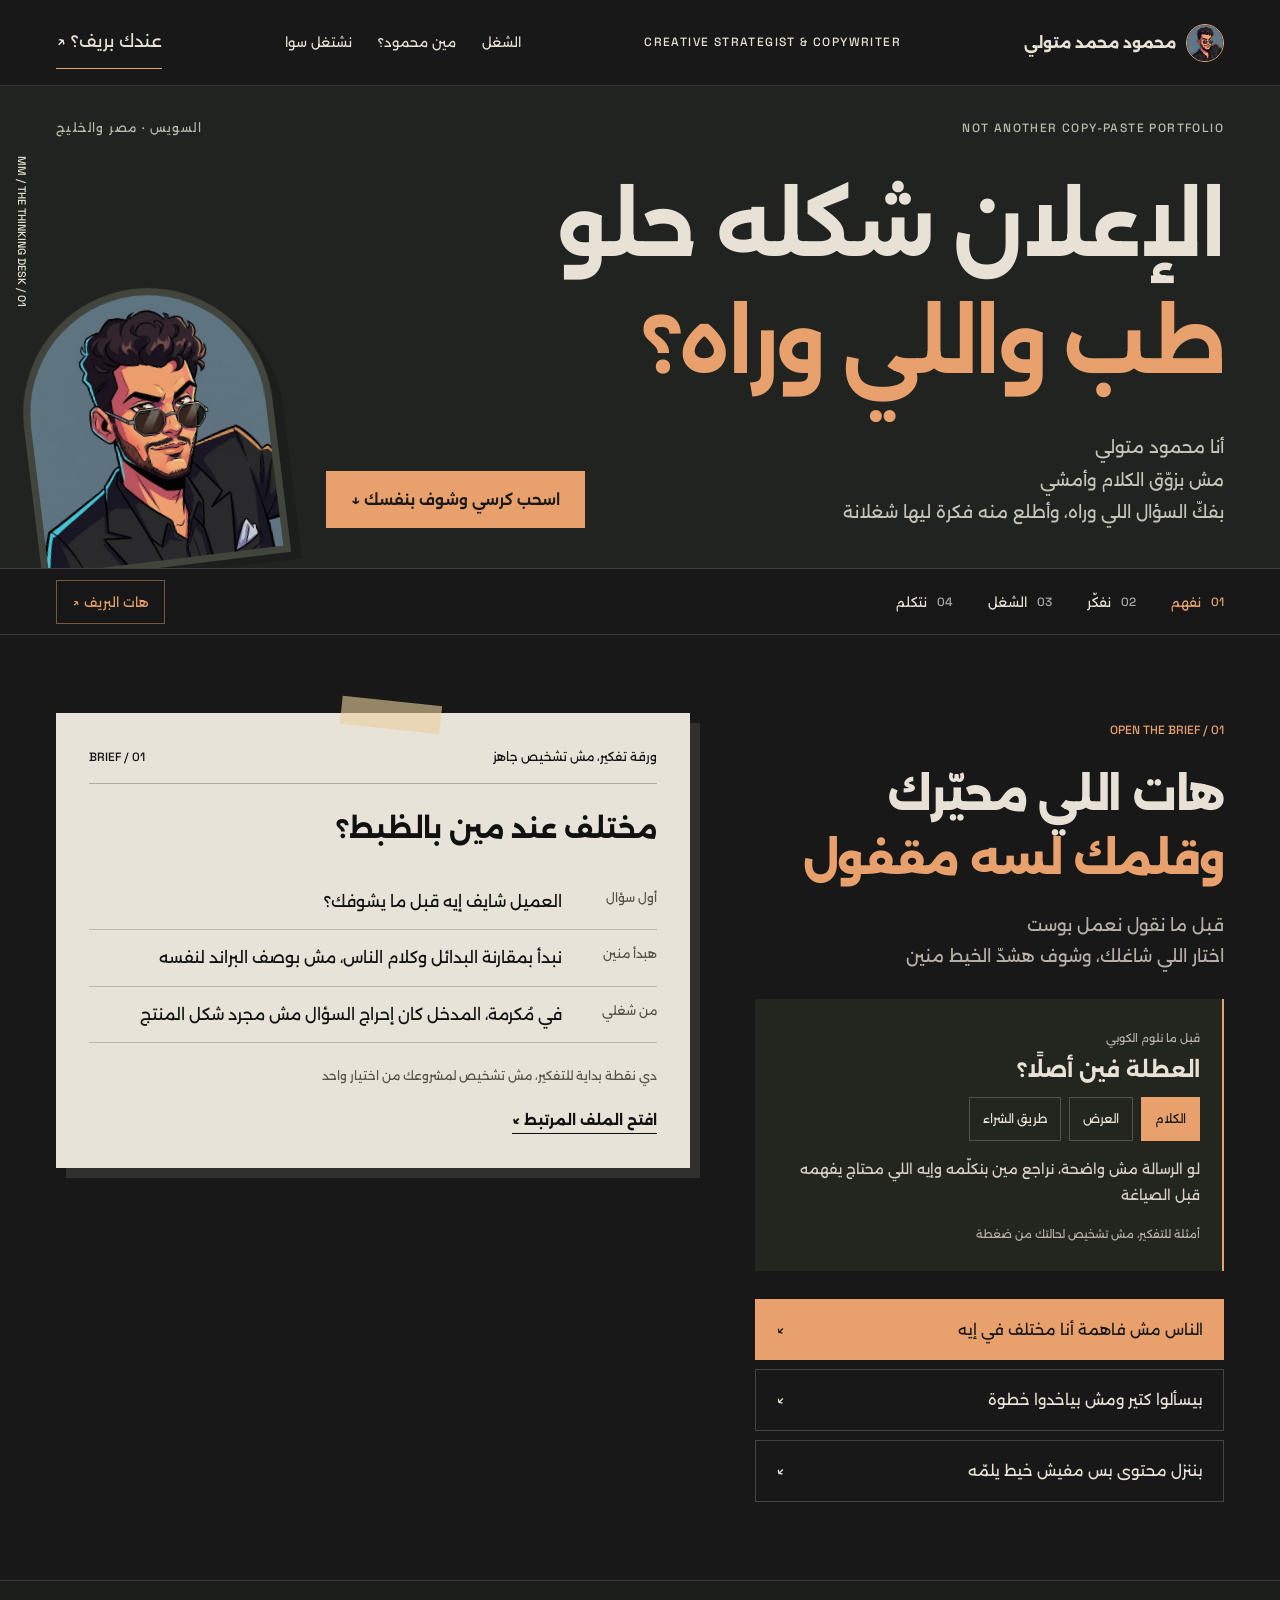
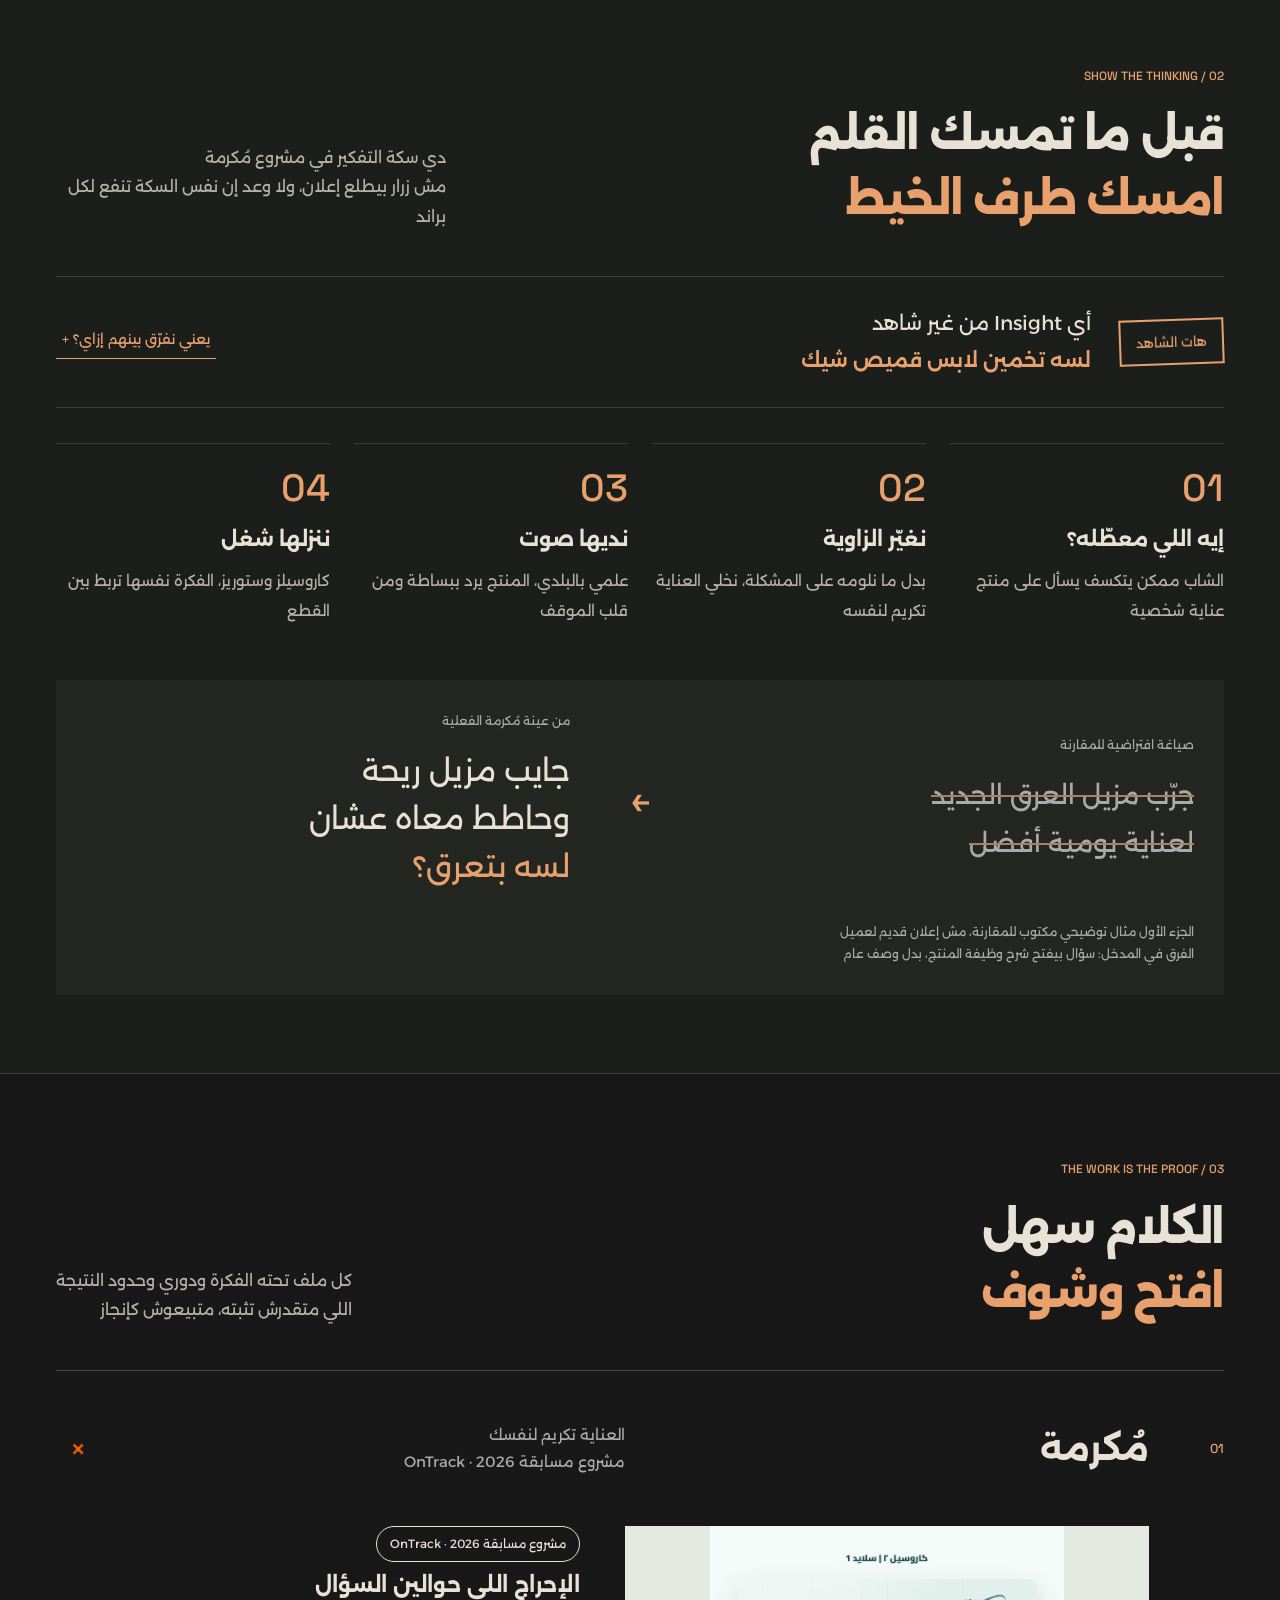
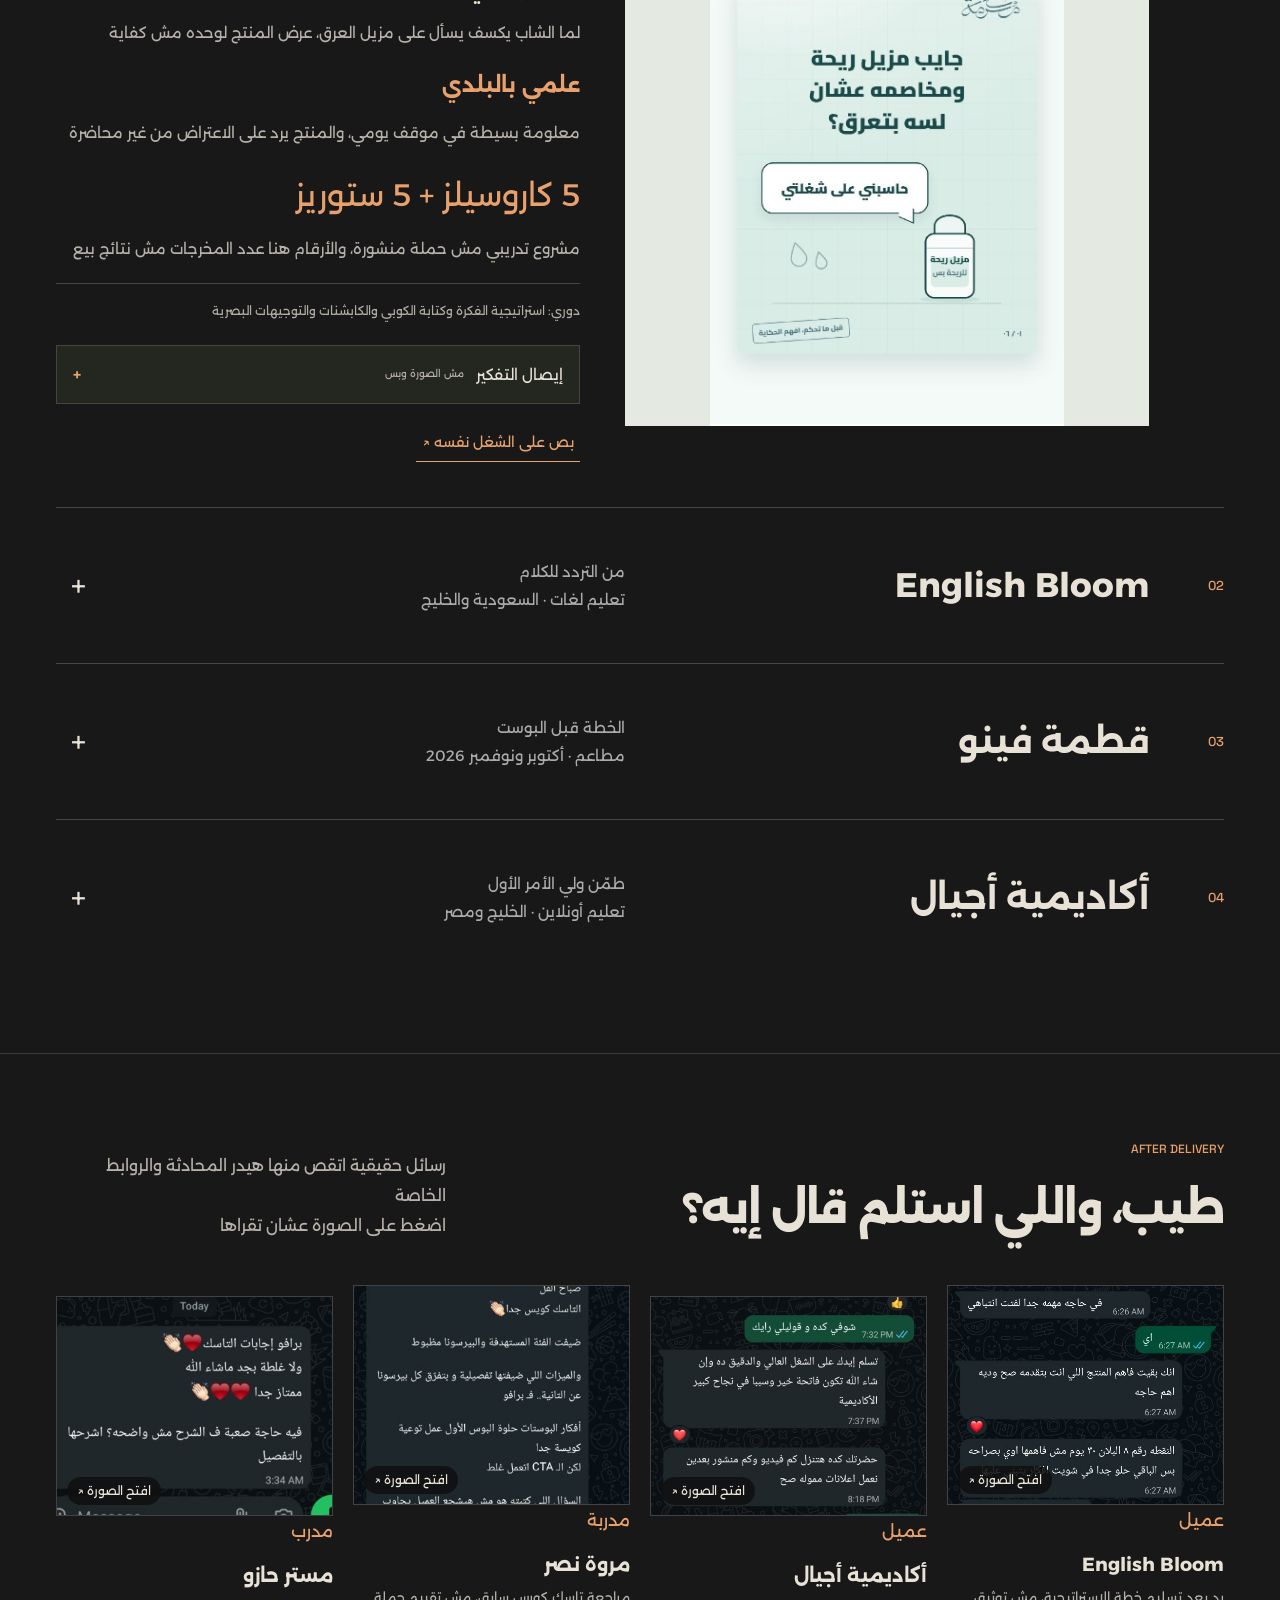
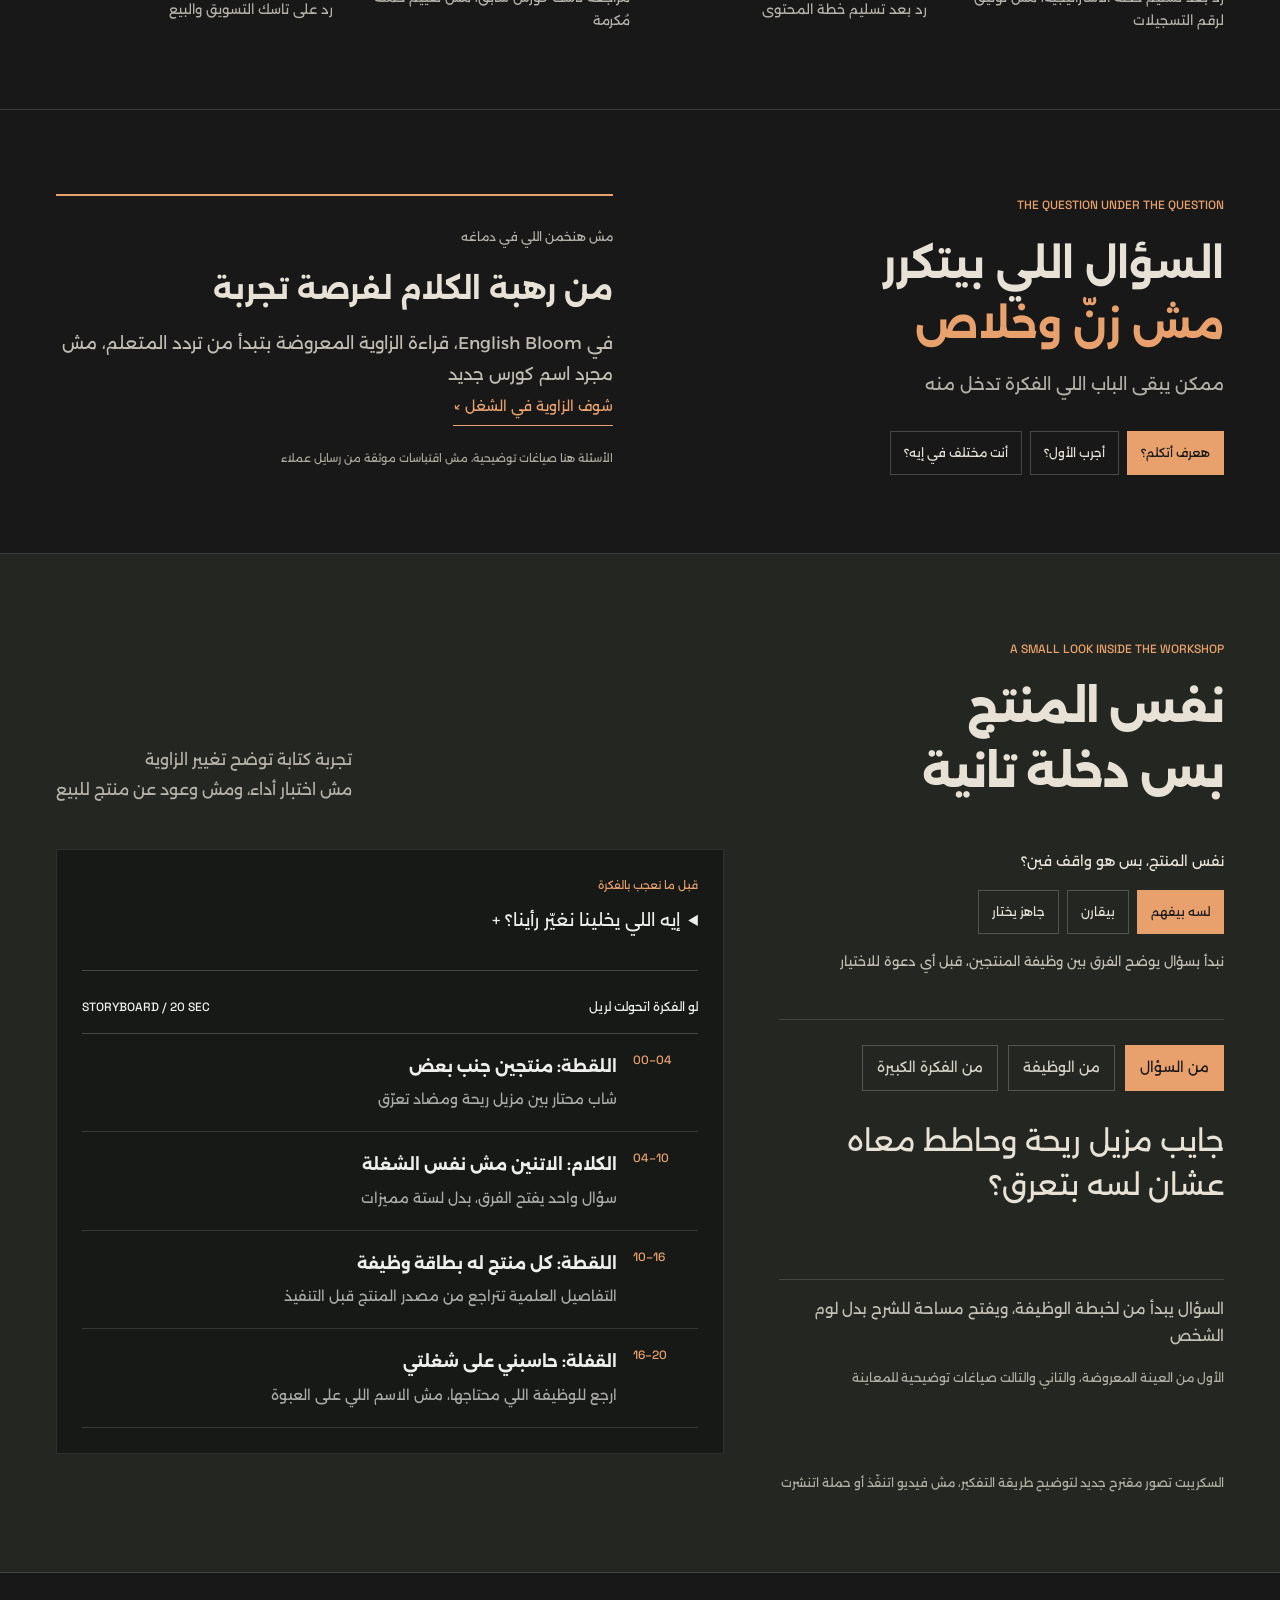
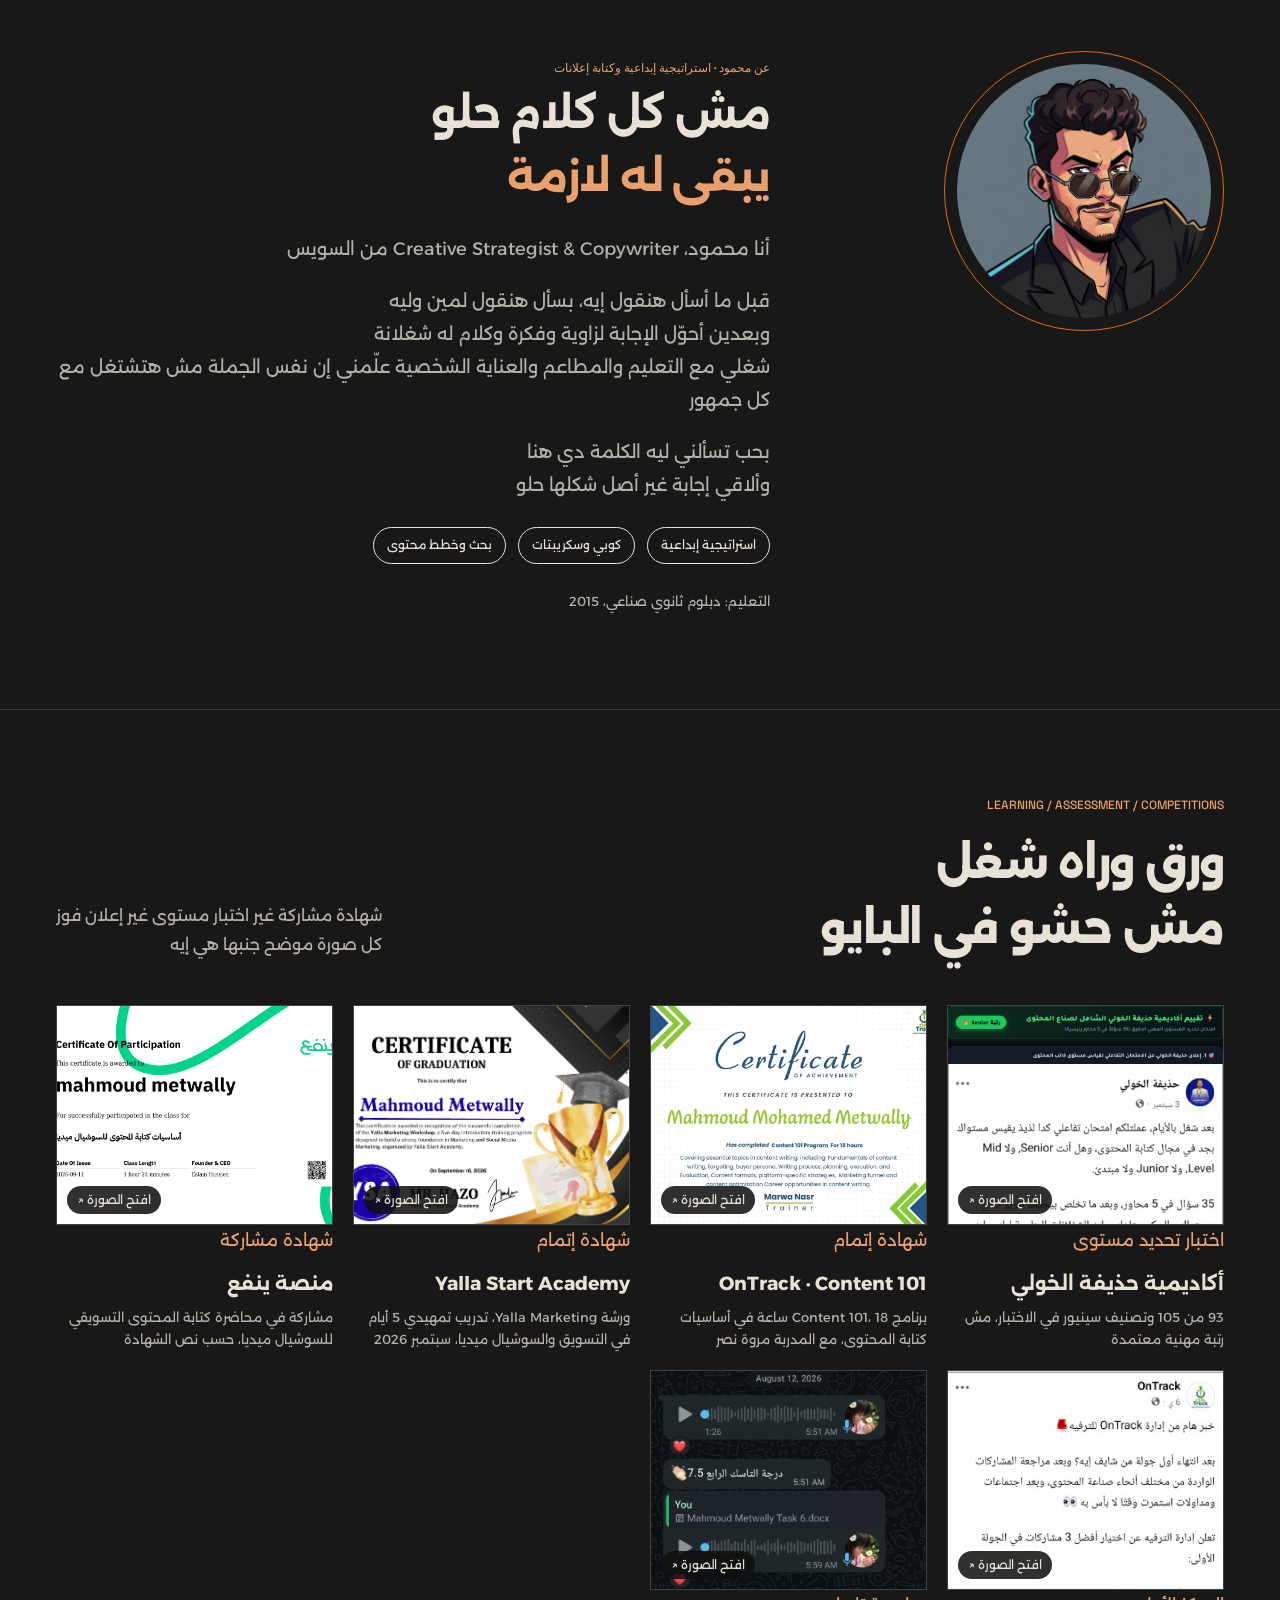
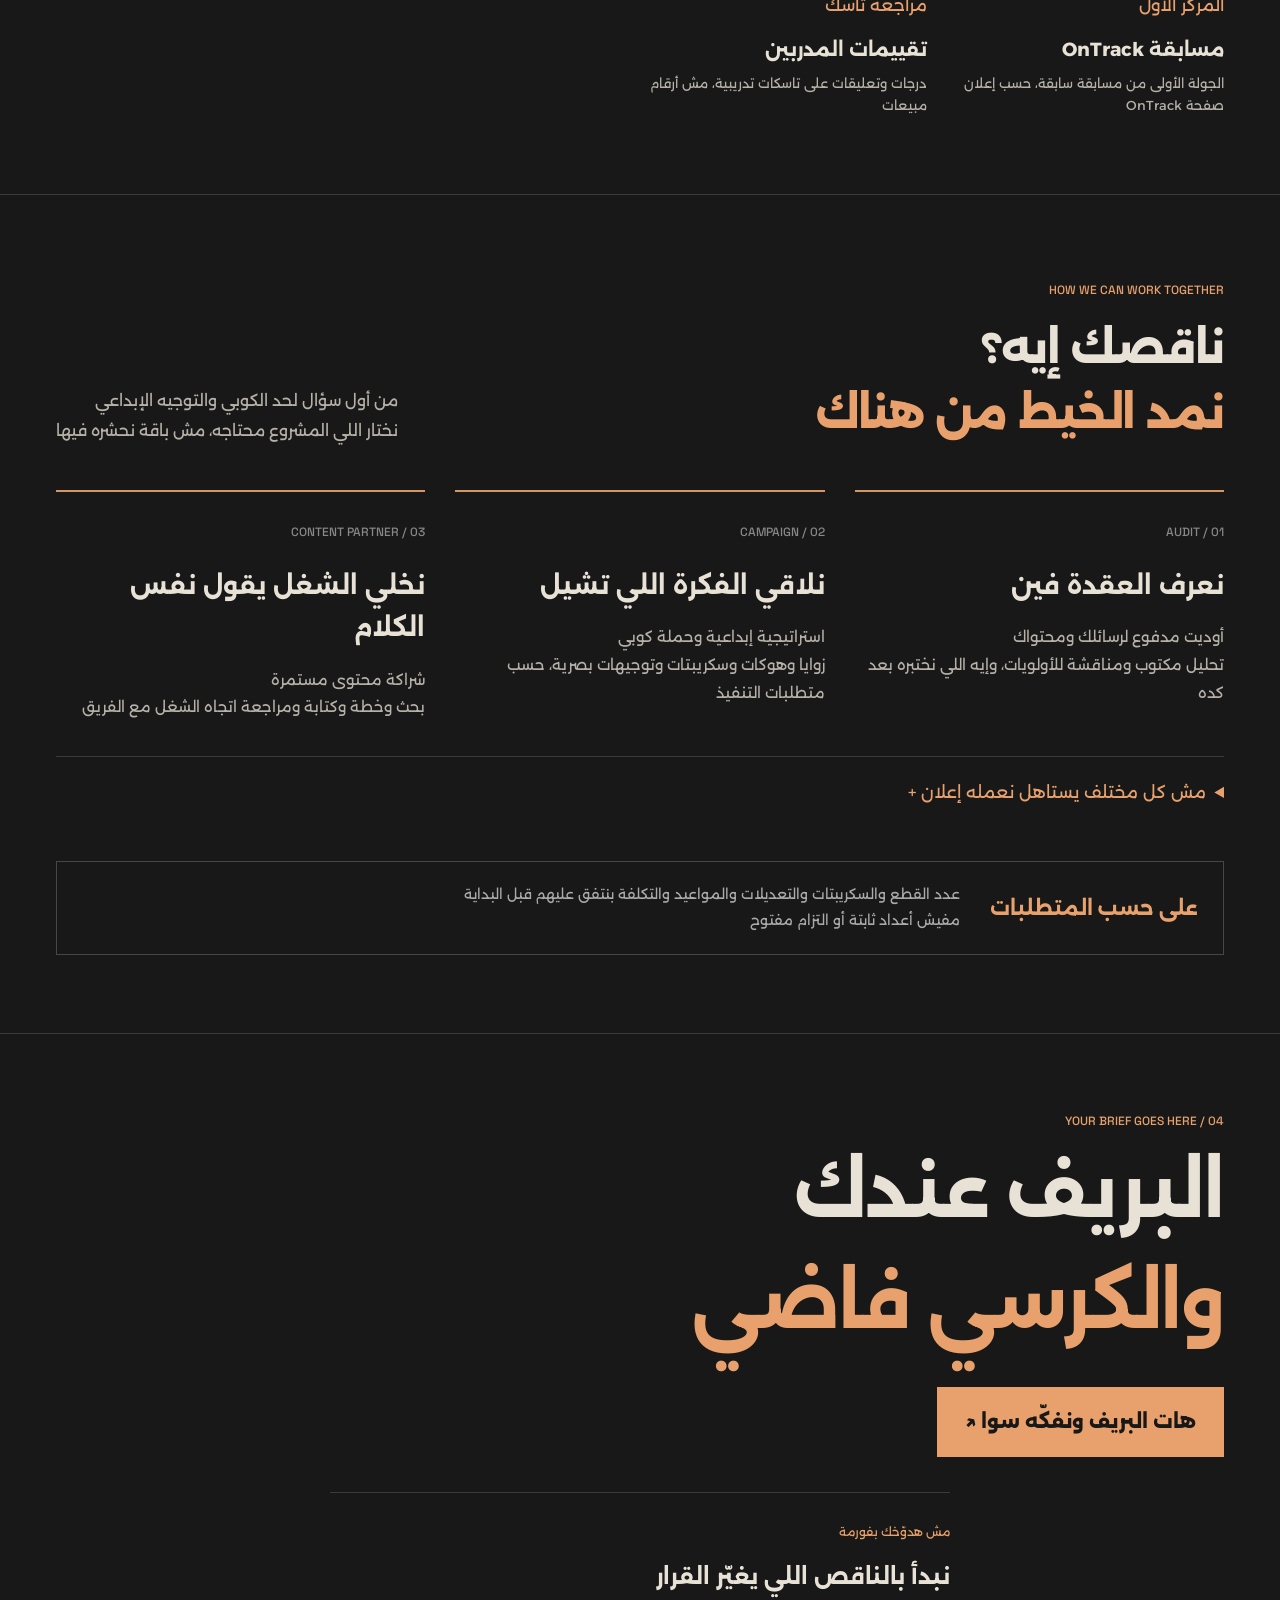
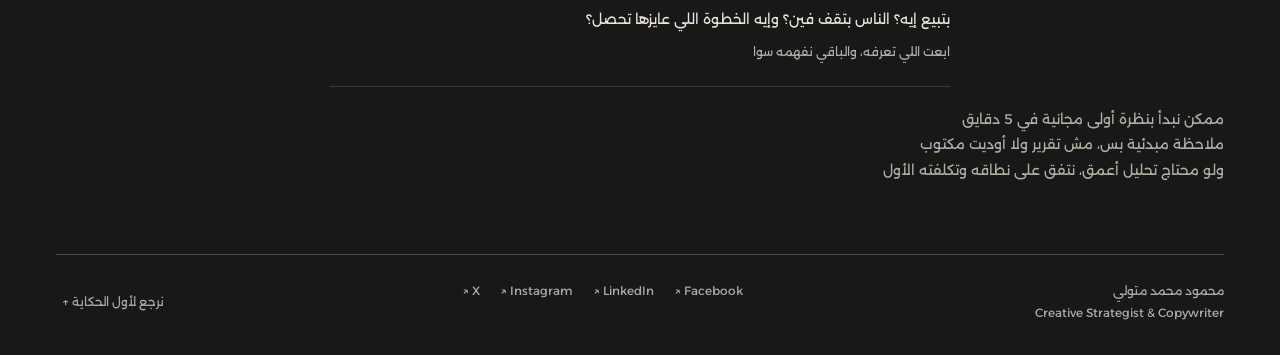
<file: index.html>
<!doctype html><html lang="ar" dir="rtl"><head><meta charset="UTF-8"><meta name="viewport" content="width=device-width,initial-scale=1"><meta name="theme-color" content="#ff6500"><title>محمود متولي | استراتيجية إبداعية وكتابة إعلانات ومحتوى</title><meta name="description" content="بورتفوليو محمود متولي، Creative Strategist & Copywriter من السويس لمشاريع مصر والخليج، بحث جمهور واستراتيجية إبداعية وكتابة إعلانات وسكريبتات وخطط محتوى مع نماذج شغل حقيقية"><meta name="robots" content="index,follow,max-image-preview:large"><meta name="author" content="محمود متولي"><link rel="canonical" href="https://mahmoudmetwally97.github.io/protoflio/"><meta property="og:type" content="profile"><meta property="og:locale" content="ar_EG"><meta property="og:title" content="محمود متولي | Creative Strategist & Copywriter"><meta property="og:description" content="مش معرض صور، شوف الفكرة بدأت منين واتحوّلت لشغل إزاي، استراتيجية إبداعية وكتابة إعلانات مع محمود متولي"><meta property="og:url" content="https://mahmoudmetwally97.github.io/protoflio/"><meta name="twitter:card" content="summary"><meta name="twitter:title" content="محمود متولي | استراتيجية إبداعية وكتابة إعلانات"><meta name="twitter:description" content="بحث جمهور وأفكار حملات وكوبي وسكريبتات، ورا كل قطعة شغل سؤال وقرار"><link rel="preload" href="fonts/alexandria-400.ttf" as="font" type="font/ttf" crossorigin><link rel="preload" href="fonts/alexandria-700.ttf" as="font" type="font/ttf" crossorigin><link rel="stylesheet" href="style.css"><link rel="icon" href="assets/profile_illustration.jpg"><script type="application/ld+json">{"@context": "https://schema.org", "@type": "ProfilePage", "mainEntity": {"@type": "Person", "name": "محمود محمد متولي", "alternateName": "Mahmoud Metwally", "jobTitle": "Creative Strategist & Copywriter", "url": "https://mahmoudmetwally97.github.io/protoflio/", "description": "استراتيجية إبداعية وكتابة إعلانات وسكريبتات وخطط محتوى", "sameAs": ["https://linkedin.com/in/mahmoud-metwally-markter", "https://instagram.com/m.metwally97", "https://x.com/Mmetwally97", "https://www.facebook.com/MahmoudMetwallyxd"]}}</script></head><body><a class="skip" href="#brief">عدّي للمحتوى</a><div class="progress" aria-hidden="true"></div><div class="shell"><header class="top"><a class="brand" href="#top"><img src="assets/profile_illustration.jpg" alt="محمود متولي" width="38" height="38">محمود محمد متولي</a><span class="eyebrow">CREATIVE STRATEGIST & COPYWRITER</span><nav class="top-links" id="menu"><a href="#work">الشغل</a><a href="#about">مين محمود؟</a><a href="#contact">نشتغل سوا</a></nav><button class="menu-btn" aria-expanded="false" aria-controls="menu">القائمة +</button><a href="https://wa.me/201065760983" class="contact" target="_blank" rel="noopener">عندك بريف؟ ↗</a></header></div>
<main id="top"><section class="hero"><div class="shell"><div class="hero-meta eyebrow"><span>NOT ANOTHER COPY-PASTE PORTFOLIO</span><span>السويس · مصر والخليج</span></div><h1><span>الإعلان شكله حلو</span><span class="outline">طب واللي وراه؟</span></h1><div class="hero-bottom"><div><p>أنا محمود متولي<br>مش بزوّق الكلام وأمشي<br>بفكّ السؤال اللي وراه، وأطلع منه فكرة ليها شغلانة</p></div><a class="begin" href="#brief">اسحب كرسي وشوف بنفسك ↓</a></div><img fetchpriority="high" decoding="async" class="portrait" src="assets/profile_illustration.jpg" alt="الرسم الشخصي لمحمود متولي" width="320" height="400"><span class="serial">MM / THE THINKING DESK / 01</span></div></section>
<nav class="rail" aria-label="فصول الصفحة"><div class="shell"><a href="#brief" class="active"><b>01</b> نفهم</a><a href="#thinking"><b>02</b> نفكّر</a><a href="#work"><b>03</b> الشغل</a><a href="#contact"><b>04</b> نتكلم</a><a class="rail-contact" href="https://wa.me/201065760983" target="_blank" rel="noopener" aria-label="افتح واتساب عشان نتكلم عن البريف">هات البريف ↗</a></div></nav>
<section class="section" id="brief"><div class="shell brief"><div class="brief-intro"><span class="section-no">01 / OPEN THE BRIEF</span><h2>هات اللي محيّرك<br><span class="orange">وقلمك لسه مقفول</span></h2><p>قبل ما نقول نعمل بوست<br>اختار اللي شاغلك، وشوف هشدّ الخيط منين</p><div class="drawer-note"><span>قبل ما نلوم الكوبي</span><h3>العطلة فين أصلًا؟</h3><div class="diagnosis-pick" role="group" aria-label="استكشف مكان العطلة"><button data-diagnosis="0" aria-pressed="true">الكلام</button><button data-diagnosis="1" aria-pressed="false">العرض</button><button data-diagnosis="2" aria-pressed="false">طريق الشراء</button></div><p id="diagnosis-output" aria-live="polite">لو الرسالة مش واضحة، نراجع مين بنكلّمه وإيه اللي محتاج يفهمه قبل الصياغة</p><small>أمثلة للتفكير، مش تشخيص لحالتك من ضغطة</small></div><div class="choices"><button class="choice" data-brief="0" aria-pressed="true">الناس مش فاهمة أنا مختلف في إيه <span>↙</span></button><button class="choice" data-brief="1" aria-pressed="false">بيسألوا كتير ومش بياخدوا خطوة <span>↙</span></button><button class="choice" data-brief="2" aria-pressed="false">بننزل محتوى بس مفيش خيط يلمّه <span>↙</span></button></div></div><div class="desk" aria-live="polite"><div class="desk-head"><span>ورقة تفكير، مش تشخيص جاهز</span><span class="en" id="brief-id">BRIEF / 01</span></div><div id="brief-content"><h3>مختلف عند مين بالظبط؟</h3><p>نبدأ بمقارنة البدائل وكلام الناس، مش بوصف البراند لنفسه</p><a href="#case-0">شوف مشروع مُكرمة</a></div></div></div></section>
<section class="section journey" id="thinking"><div class="shell"><div class="section-heading"><div class="title"><span class="section-no">02 / SHOW THE THINKING</span><h2>قبل ما تمسك القلم<br><span class="orange">امسك طرف الخيط</span></h2></div><p>دي سكة التفكير في مشروع مُكرمة<br>مش زرار بيطلع إعلان، ولا وعد إن نفس السكة تنفع لكل براند</p></div><div class="evidence-strip"><span class="stamp">هات الشاهد</span><p>أي Insight من غير شاهد<br><strong>لسه تخمين لابس قميص شيك</strong></p><button class="text-link" id="evidence-toggle" aria-expanded="false" aria-controls="evidence-note">يعني نفرّق بينهم إزاي؟ +</button><div id="evidence-note" hidden><span>ملاحظة</span><p>واحد سأل عن السعر</p><span>تفسير محتمل</span><p>ممكن بيقارن، أو الميزانية مش مناسبة، أو مش شايف القيمة</p><span>اللي لسه ناقص</span><p>نراجع أسئلة أكتر ونتكلم مع الناس قبل ما نختار تفسير ونبني عليه</p></div></div><div class="process"><article><span class="n">01</span><h3>إيه اللي معطّله؟</h3><p>الشاب ممكن يتكسف يسأل على منتج عناية شخصية</p></article><article><span class="n">02</span><h3>نغيّر الزاوية</h3><p>بدل ما نلومه على المشكلة، نخلي العناية تكريم لنفسه</p></article><article><span class="n">03</span><h3>نديها صوت</h3><p>علمي بالبلدي، المنتج يرد ببساطة ومن قلب الموقف</p></article><article><span class="n">04</span><h3>ننزلها شغل</h3><p>كاروسيلز وستوريز، الفكرة نفسها تربط بين القطع</p></article></div><div class="comparison"><div><span class="label">صياغة افتراضية للمقارنة</span><p class="old">جرّب مزيل العرق الجديد<br>لعناية يومية أفضل</p></div><div class="arrow" aria-hidden="true">←</div><div><span class="label">من عينة مُكرمة الفعلية</span><p class="new">جايب مزيل ريحة<br>وحاطط معاه عشان<br><span class="orange">لسه بتعرق؟</span></p></div><small>الجزء الأول مثال توضيحي مكتوب للمقارنة، مش إعلان قديم لعميل<br>الفرق في المدخل: سؤال بيفتح شرح وظيفة المنتج، بدل وصف عام</small></div></div></section>
<section class="section" id="work"><div class="shell"><div class="section-heading"><div class="title"><span class="section-no">03 / THE WORK IS THE PROOF</span><h2>الكلام سهل<br><span class="orange">افتح وشوف</span></h2></div><p>كل ملف تحته الفكرة ودوري وحدود النتيجة<br>اللي متقدرش تثبته، متبيعوش كإنجاز</p></div><details class="case" id="case-0" open><summary><span class="idx">01</span><h3>مُكرمة</h3><span class="summary-note">العناية تكريم لنفسك<br>مشروع مسابقة OnTrack · 2026</span><span class="plus" aria-hidden="true">+</span></summary><div class="case-body"><div class="case-art"><button class="evidence" data-image="assets/work_samples/mukrama_carousel2.jpg" data-caption="مُكرمة"><img src="assets/work_samples/mukrama_carousel2.jpg" alt="عينة الشغل من مُكرمة" width="600" height="600" loading="lazy"></button></div><div class="case-copy"><span class="tag">مشروع مسابقة OnTrack · 2026</span><h4>الإحراج اللي حوالين السؤال</h4><p>لما الشاب يكسف يسأل على مزيل العرق، عرض المنتج لوحده مش كفاية</p><h4 class="orange">علمي بالبلدي</h4><p>معلومة بسيطة في موقف يومي، والمنتج يرد على الاعتراض من غير محاضرة</p><div class="metric">5 كاروسيلز + 5 ستوريز</div><p>مشروع تدريبي مش حملة منشورة، والأرقام هنا عدد المخرجات مش نتائج بيع</p><p class="meta">دوري: استراتيجية الفكرة وكتابة الكوبي والكابشنات والتوجيهات البصرية</p><details class="decision-receipt"><summary><span>إيصال التفكير</span><small>مش الصورة وبس</small><b>+</b></summary><dl><div><dt>الشاهد اللي معانا</dt><dd>عينة كاروسيل من المشروع التدريبي</dd></div><div><dt>منطق الزاوية المعروض</dt><dd>سؤال من قلب الموقف يفتح شرح وظيفة المنتج</dd></div><div><dt>المثبت فعلًا</dt><dd>5 كاروسيلز و5 ستوريز كمخرجات مشروع، مش نتائج حملة</dd></div></dl><p>قراءة للمنطق الظاهر في الشغل، مش سجل اختبار محفوظ وقت التنفيذ</p></details><button class="text-link" data-image="assets/work_samples/mukrama_carousel2.jpg" data-caption="مُكرمة">بص على الشغل نفسه ↗</button></div></div></details><details class="case" id="case-1" ><summary><span class="idx">02</span><h3>English Bloom</h3><span class="summary-note">من التردد للكلام<br>تعليم لغات · السعودية والخليج</span><span class="plus" aria-hidden="true">+</span></summary><div class="case-body"><div class="case-art"><button class="evidence" data-image="assets/work_samples/post_english_bloom_reel.jpg" data-caption="English Bloom"><img src="assets/work_samples/post_english_bloom_reel.jpg" alt="عينة الشغل من English Bloom" width="600" height="600" loading="lazy"></button></div><div class="case-copy"><span class="tag">تعليم لغات · السعودية والخليج</span><h4>هو مش ناقصه اسم كورس تاني</h4><p>الزاوية في خطة المحتوى كانت كسر حيرة الاختيار والخوف من الكلام</p><h4 class="orange">خلّيه يشوف نفسه بيتكلم</h4><p>محتوى تفاعلي وإعلانات وسكريبتات تشرح التجربة وتفتح باب السؤال</p><div class="metric">890 تسجيل</div><p>في أول 14 يوم حسب بيانات CV، مش مبيعات مؤكدة، ورسالة العميل مش إثبات للعدد</p><p class="meta">دوري: استراتيجية محتوى وكتابة إعلانات وسكريبتات، من غير مسؤولية إدارة الميزانية</p><details class="decision-receipt"><summary><span>إيصال التفكير</span><small>مش الصورة وبس</small><b>+</b></summary><dl><div><dt>الشاهد اللي معانا</dt><dd>عينة كوبي ورسالة بعد التسليم</dd></div><div><dt>منطق الزاوية المعروض</dt><dd>تقليل رهبة الكلام أوضح من إضافة اسم كورس جديد</dd></div><div><dt>المثبت فعلًا</dt><dd>العينة موجودة، ورقم التسجيل من بيانات CV فقط مش إثبات مستقل</dd></div></dl><p>قراءة للمنطق الظاهر في الشغل، مش سجل اختبار محفوظ وقت التنفيذ</p></details><button class="text-link" data-image="assets/work_samples/post_english_bloom_reel.jpg" data-caption="English Bloom">بص على الشغل نفسه ↗</button></div></div></details><details class="case" id="case-2" ><summary><span class="idx">03</span><h3>قطمة فينو</h3><span class="summary-note">الخطة قبل البوست<br>مطاعم · أكتوبر ونوفمبر 2026</span><span class="plus" aria-hidden="true">+</span></summary><div class="case-body"><div class="case-art"><button class="evidence" data-image="assets/work_samples/qatma_fino_strategy_cover.jpg" data-caption="قطمة فينو"><img src="assets/work_samples/qatma_fino_strategy_cover.jpg" alt="عينة الشغل من قطمة فينو" width="600" height="600" loading="lazy"></button><a class="pdf-preview" href="assets/work_samples/qatma_fino_campaign_plan.pdf" target="_blank" rel="noopener"><img src="assets/work_samples/qatma_fino_campaign_plan_preview.jpg" alt="صفحة من خطة حملة قطمة فينو ع المكشوف" width="595" height="842" loading="lazy"><span>افتح الخطة كاملة PDF ↗</span></a></div><div class="case-copy"><span class="tag">مطاعم · أكتوبر ونوفمبر 2026</span><h4>الزبون بيسأل عن إيه؟</h4><p>بحث في أسئلة الجمهور والمنافسين قبل اختيار محاور المحتوى</p><h4 class="orange">نوضح قيمة الأكل</h4><p>خطة تربط بين القيمة والطعم والسعر ومواقف الطلب بدل نشر عروض منفصلة</p><div class="metric">بحث ← خطة ← محتوى</div><p>الشغل هنا محتوى وتخطيط، من غير ادعاء نتيجة رقمية أو إدارة إعلان مدفوع</p><p class="meta">دوري: بحث جمهور ومنافسين، استراتيجية وكتابة ونشر على الصفحة</p><details class="decision-receipt"><summary><span>إيصال التفكير</span><small>مش الصورة وبس</small><b>+</b></summary><dl><div><dt>الشاهد اللي معانا</dt><dd>صفحة من ملف البحث وخطة المحتوى</dd></div><div><dt>منطق الزاوية المعروض</dt><dd>ربط أسئلة الجمهور بالقيمة والطعم والسعر قبل اختيار البوستات</dd></div><div><dt>المثبت فعلًا</dt><dd>ملف تخطيط وكتابة، من غير نتائج بيع منشورة</dd></div></dl><p>قراءة للمنطق الظاهر في الشغل، مش سجل اختبار محفوظ وقت التنفيذ</p></details><button class="text-link" data-image="assets/work_samples/qatma_fino_strategy_cover.jpg" data-caption="قطمة فينو">بص على الشغل نفسه ↗</button></div></div></details><details class="case" id="case-3" ><summary><span class="idx">04</span><h3>أكاديمية أجيال</h3><span class="summary-note">طمّن ولي الأمر الأول<br>تعليم أونلاين · الخليج ومصر</span><span class="plus" aria-hidden="true">+</span></summary><div class="case-body"><div class="case-art"><button class="evidence" data-image="assets/work_samples/post_ajyal_free_trial_conversion.jpg" data-caption="أكاديمية أجيال"><img src="assets/work_samples/post_ajyal_free_trial_conversion.jpg" alt="عينة الشغل من أكاديمية أجيال" width="600" height="600" loading="lazy"></button></div><div class="case-copy"><span class="tag">تعليم أونلاين · الخليج ومصر</span><h4>الحيرة قبل الاشتراك</h4><p>ولي الأمر محتاج يفهم تجربة التعلّم قبل ما ياخد قرار لابنه</p><h4 class="orange">الحصة التجريبية هي المدخل</h4><p>زاوية كتابة تبدأ من قلق ولي الأمر وتشرح عرض الحصة التجريبية</p><div class="metric">فكرة + خطة + إعلان</div><p>نموذج شغل ورسالة بعد التسليم، من غير نتيجة رقمية منشورة</p><p class="meta">دوري: استراتيجية محتوى وكتابة إعلان الحصة التجريبية، مش إدارة إعلانات</p><details class="decision-receipt"><summary><span>إيصال التفكير</span><small>مش الصورة وبس</small><b>+</b></summary><dl><div><dt>الشاهد اللي معانا</dt><dd>عينة إعلان ورسالة بعد تسليم الخطة</dd></div><div><dt>منطق الزاوية المعروض</dt><dd>شرح الحصة التجريبية يدي ولي الأمر خطوة يفهم منها التجربة</dd></div><div><dt>المثبت فعلًا</dt><dd>نموذج كتابة وتسليم، من غير قياس تحويل منشور</dd></div></dl><p>قراءة للمنطق الظاهر في الشغل، مش سجل اختبار محفوظ وقت التنفيذ</p></details><button class="text-link" data-image="assets/work_samples/post_ajyal_free_trial_conversion.jpg" data-caption="أكاديمية أجيال">بص على الشغل نفسه ↗</button></div></div></details></div></section>
<section class="section" id="feedback"><div class="shell"><div class="section-heading"><div class="title"><span class="section-no">AFTER DELIVERY</span><h2>طيب، واللي استلم قال إيه؟</h2></div><p>رسائل حقيقية اتقص منها هيدر المحادثة والروابط الخاصة<br>اضغط على الصورة عشان تقراها</p></div><div class="gallery"><button class="evidence" data-image="assets/social_proof/client_feedback_english_bloom_private.jpg" data-caption="English Bloom"><div class="image-wrap"><img src="assets/social_proof/client_feedback_english_bloom_private.jpg" alt="رد English Bloom بعد خطة الاستراتيجية" loading="lazy" width="500" height="350"><span class="zoom">افتح الصورة ↗</span></div><span class="orange tiny">عميل</span><h3>English Bloom</h3><p>رد بعد تسليم خطة الاستراتيجية، مش توثيق لرقم التسجيلات</p></button><button class="evidence" data-image="assets/social_proof/client_feedback_ajyal_academy_private.jpg" data-caption="أكاديمية أجيال"><div class="image-wrap"><img src="assets/social_proof/client_feedback_ajyal_academy_private.jpg" alt="رد أكاديمية أجيال بعد الخطة" loading="lazy" width="500" height="350"><span class="zoom">افتح الصورة ↗</span></div><span class="orange tiny">عميل</span><h3>أكاديمية أجيال</h3><p>رد بعد تسليم خطة المحتوى</p></button><button class="evidence" data-image="assets/social_proof/mentor_feedback_marwa_nasr_task3_private.jpg" data-caption="مروة نصر"><div class="image-wrap"><img src="assets/social_proof/mentor_feedback_marwa_nasr_task3_private.jpg" alt="تقييم مروة نصر للتاسك" loading="lazy" width="500" height="350"><span class="zoom">افتح الصورة ↗</span></div><span class="orange tiny">مدربة</span><h3>مروة نصر</h3><p>مراجعة تاسك كورس سابق، مش تقييم حملة مُكرمة</p></button><button class="evidence" data-image="assets/social_proof/mentor_feedback_mr_hazo_perfect_score_private.jpg" data-caption="مستر حازو"><div class="image-wrap"><img src="assets/social_proof/mentor_feedback_mr_hazo_perfect_score_private.jpg" alt="تقييم مستر حازو" loading="lazy" width="500" height="350"><span class="zoom">افتح الصورة ↗</span></div><span class="orange tiny">مدرب</span><h3>مستر حازو</h3><p>رد على تاسك التسويق والبيع</p></button></div></div></section>
<section class="section" id="question-desk"><div class="shell question-layout"><div><span class="section-no">THE QUESTION UNDER THE QUESTION</span><h2>السؤال اللي بيتكرر<br><span class="orange">مش زنّ وخلاص</span></h2><p class="muted">ممكن يبقى الباب اللي الفكرة تدخل منه</p><div class="question-tabs" role="group" aria-label="أمثلة أسئلة توضيحية"><button data-question="0" aria-pressed="true">هعرف أتكلم؟</button><button data-question="1" aria-pressed="false">أجرب الأول؟</button><button data-question="2" aria-pressed="false">أنت مختلف في إيه؟</button></div></div><div class="question-response" aria-live="polite"><span>مش هنخمن اللي في دماغه</span><h3 id="question-title">من رهبة الكلام لفرصة تجربة</h3><p id="question-body">في English Bloom، قراءة الزاوية المعروضة بتبدأ من تردد المتعلم، مش مجرد اسم كورس جديد</p><a class="text-link" id="question-link" href="#case-1" data-open-case="1">شوف الزاوية في الشغل ↙</a><small>الأسئلة هنا صياغات توضيحية، مش اقتباسات موثقة من رسايل عملاء</small></div></div></section><section class="section playground" id="samples"><div class="shell"><div class="section-heading"><div class="title"><span class="section-no">A SMALL LOOK INSIDE THE WORKSHOP</span><h2>نفس المنتج<br>بس دخلة تانية</h2></div><p>تجربة كتابة توضح تغيير الزاوية<br>مش اختبار أداء، ومش وعود عن منتج للبيع</p></div><div class="play-layout"><div><div class="journey-pick"><span>نفس المنتج، بس هو واقف فين؟</span><div role="group" aria-label="مرحلة معرفة المنتج"><button data-stage="0" aria-pressed="true">لسه بيفهم</button><button data-stage="1" aria-pressed="false">بيقارن</button><button data-stage="2" aria-pressed="false">جاهز يختار</button></div><p id="stage-output" aria-live="polite">نبدأ بسؤال يوضح الفرق بين وظيفة المنتجين، قبل أي دعوة للاختيار</p></div><div class="hook-pick"><button data-hook="0" aria-pressed="true">من السؤال</button><button data-hook="1" aria-pressed="false">من الوظيفة</button><button data-hook="2" aria-pressed="false">من الفكرة الكبيرة</button></div><p class="hook-output" id="hook-output" aria-live="polite">جايب مزيل ريحة وحاطط معاه عشان لسه بتعرق؟</p><p class="hook-comment" id="hook-comment"></p><p class="disclaimer">الأول من العينة المعروضة، والتاني والتالت صياغات توضيحية للمعاينة</p></div><div class="reel"><div class="test-label">قبل ما نعجب بالفكرة</div><details class="test-plan"><summary>إيه اللي يخلينا نغيّر رأينا؟ +</summary><p>لو جرّبنا زاوية شرح الوظيفة قدام زاوية سرد المميزات، هنثبّت العرض والجمهور ونحدد مقياس الفهم أو الخطوة المطلوبة قبل البداية</p><p>لو النتيجة مش أوضح، نراجع المدخل بدل ما ندافع عن الفكرة عشان عاجبانا</p><small>خطة اختبار مقترحة، مش تجربة اتنفذت أو نتيجة مضمونة</small></details><div class="reel-head"><span>لو الفكرة اتحولت لريل</span><span class="en">STORYBOARD / 20 SEC</span></div><div class="reel-row"><time>00–04</time><div><strong>اللقطة: منتجين جنب بعض</strong><p>شاب محتار بين مزيل ريحة ومضاد تعرّق</p></div></div><div class="reel-row"><time>04–10</time><div><strong>الكلام: الاتنين مش نفس الشغلة</strong><p>سؤال واحد يفتح الفرق، بدل لستة مميزات</p></div></div><div class="reel-row"><time>10–16</time><div><strong>اللقطة: كل منتج له بطاقة وظيفة</strong><p>التفاصيل العلمية تتراجع من مصدر المنتج قبل التنفيذ</p></div></div><div class="reel-row"><time>16–20</time><div><strong>القفلة: حاسبني على شغلتي</strong><p>ارجع للوظيفة اللي محتاجها، مش الاسم اللي على العبوة</p></div></div></div></div><p class="disclaimer">السكريبت تصور مقترح جديد لتوضيح طريقة التفكير، مش فيديو اتنفّذ أو حملة اتنشرت</p></div></section>
<section class="section" id="about"><div class="shell about"><div><img src="assets/profile_illustration.jpg" alt="محمود متولي" width="280" height="280" loading="lazy"></div><div><span class="section-no">عن محمود · استراتيجية إبداعية وكتابة إعلانات</span><h2>مش كل كلام حلو<br><span class="orange">يبقى له لازمة</span></h2><p>أنا محمود، Creative Strategist & Copywriter من السويس</p><p>قبل ما أسأل هنقول إيه، بسأل هنقول لمين وليه<br>وبعدين أحوّل الإجابة لزاوية وفكرة وكلام له شغلانة<br>شغلي مع التعليم والمطاعم والعناية الشخصية علّمني إن نفس الجملة مش هتشتغل مع كل جمهور</p><p>بحب تسألني ليه الكلمة دي هنا<br>وألاقي إجابة غير أصل شكلها حلو</p><div class="fact-list"><span class="tag">استراتيجية إبداعية</span><span class="tag">كوبي وسكريبتات</span><span class="tag">بحث وخطط محتوى</span></div><p class="meta muted" style="font-size:13px;margin-top:25px">التعليم: دبلوم ثانوي صناعي، 2015</p></div></div></section>
<section class="section" id="proof"><div class="shell"><div class="section-heading"><div class="title"><span class="section-no">LEARNING / ASSESSMENT / COMPETITIONS</span><h2>ورق وراه شغل<br>مش حشو في البايو</h2></div><p>شهادة مشاركة غير اختبار مستوى غير إعلان فوز<br>كل صورة موضح جنبها هي إيه</p></div><div class="gallery"><button class="evidence" data-image="assets/social_proof/hozaifa_elkholy_senior_assessment.jpg" data-caption="أكاديمية حذيفة الخولي"><div class="image-wrap"><img src="assets/social_proof/hozaifa_elkholy_senior_assessment.jpg" alt="سكرين نتيجة اختبار تحديد المستوى من أكاديمية حذيفة الخولي" loading="lazy" width="500" height="350"><span class="zoom">افتح الصورة ↗</span></div><span class="orange tiny">اختبار تحديد مستوى</span><h3>أكاديمية حذيفة الخولي</h3><p>93 من 105 وتصنيف سينيور في الاختبار، مش رتبة مهنية معتمدة</p></button><button class="evidence" data-image="assets/social_proof/ontrack_content_101_certificate.jpg" data-caption="OnTrack Content 101"><div class="image-wrap"><img src="assets/social_proof/ontrack_content_101_certificate.jpg" alt="شهادة OnTrack برنامج Content 101" loading="lazy" width="500" height="350"><span class="zoom">افتح الصورة ↗</span></div><span class="orange tiny">شهادة إتمام</span><h3>OnTrack · Content 101</h3><p>برنامج Content 101، 18 ساعة في أساسيات كتابة المحتوى، مع المدربة مروة نصر</p></button><button class="evidence" data-image="assets/social_proof/yalla_marketing_workshop_certificate.jpg" data-caption="Yalla Start Academy"><div class="image-wrap"><img src="assets/social_proof/yalla_marketing_workshop_certificate.jpg" alt="شهادة ورشة Yalla Marketing من Yalla Start Academy" loading="lazy" width="500" height="350"><span class="zoom">افتح الصورة ↗</span></div><span class="orange tiny">شهادة إتمام</span><h3>Yalla Start Academy</h3><p>ورشة Yalla Marketing، تدريب تمهيدي 5 أيام في التسويق والسوشيال ميديا، سبتمبر 2026</p></button><button class="evidence" data-image="assets/social_proof/yanfaa_content_writing_certificate.jpg" data-caption="منصة ينفع"><div class="image-wrap"><img src="assets/social_proof/yanfaa_content_writing_certificate.jpg" alt="شهادة منصة ينفع في كتابة المحتوى" loading="lazy" width="500" height="350"><span class="zoom">افتح الصورة ↗</span></div><span class="orange tiny">شهادة مشاركة</span><h3>منصة ينفع</h3><p>مشاركة في محاضرة كتابة المحتوى التسويقي للسوشيال ميديا، حسب نص الشهادة</p></button><button class="evidence" data-image="assets/social_proof/ontrack_first_place_winner.jpg" data-caption="مسابقة OnTrack"><div class="image-wrap"><img src="assets/social_proof/ontrack_first_place_winner.jpg" alt="المركز الأول مسابقة OnTrack" loading="lazy" width="500" height="350"><span class="zoom">افتح الصورة ↗</span></div><span class="orange tiny">المركز الأول</span><h3>مسابقة OnTrack</h3><p>الجولة الأولى من مسابقة سابقة، حسب إعلان صفحة OnTrack</p></button><button class="evidence" data-image="assets/social_proof/mentor_feedback_marwa_nasr_grades_private.jpg" data-caption="تقييمات المدربين"><div class="image-wrap"><img src="assets/social_proof/mentor_feedback_marwa_nasr_grades_private.jpg" alt="تقييمات مروة نصر ومستر حازو" loading="lazy" width="500" height="350"><span class="zoom">افتح الصورة ↗</span></div><span class="orange tiny">مراجعة تاسك</span><h3>تقييمات المدربين</h3><p>درجات وتعليقات على تاسكات تدريبية، مش أرقام مبيعات</p></button></div></div></section>
<section class="section" id="services"><div class="shell"><div class="section-heading"><div class="title"><span class="section-no">HOW WE CAN WORK TOGETHER</span><h2>ناقصك إيه؟<br><span class="orange">نمد الخيط من هناك</span></h2></div><p>من أول سؤال لحد الكوبي والتوجيه الإبداعي<br>نختار اللي المشروع محتاجه، مش باقة نحشره فيها</p></div><div class="cooperate"><article class="service"><span class="service-no">01 / AUDIT</span><h3>نعرف العقدة فين</h3><p>أوديت مدفوع لرسائلك ومحتواك<br>تحليل مكتوب ومناقشة للأولويات، وإيه اللي نختبره بعد كده</p></article><article class="service"><span class="service-no">02 / CAMPAIGN</span><h3>نلاقي الفكرة اللي تشيل</h3><p>استراتيجية إبداعية وحملة كوبي<br>زوايا وهوكات وسكريبتات وتوجيهات بصرية، حسب متطلبات التنفيذ</p></article><article class="service"><span class="service-no">03 / CONTENT PARTNER</span><h3>نخلي الشغل يقول نفس الكلام</h3><p>شراكة محتوى مستمرة<br>بحث وخطة وكتابة ومراجعة اتجاه الشغل مع الفريق</p></article></div><details class="difference-test"><summary>مش كل مختلف يستاهل نعمله إعلان +</summary><p>لو الفرق مجرد لون أو صفة كبيرة من غير إثبات، لسه محتاجين نعرف ده هيفرق للعميل في إيه</p><p>لو الفرق بيحل مشكلة فعلية وعندنا دليل عليه، يبقى عندنا حاجة تستاهل تتحكي</p></details><div class="scope"><strong>على حسب المتطلبات</strong><p>عدد القطع والسكريبتات والتعديلات والمواعيد والتكلفة بنتفق عليهم قبل البداية<br>مفيش أعداد ثابتة أو التزام مفتوح</p></div></div></section>
<section class="outro" id="contact"><div class="shell"><span class="section-no">04 / YOUR BRIEF GOES HERE</span><h2>البريف عندك<br><span class="orange">والكرسي فاضي</span></h2><a class="wa" href="https://wa.me/201065760983" target="_blank" rel="noopener">هات البريف ونفكّه سوا ↗</a><div class="brief-start"><span>مش هدوّخك بفورمة</span><h3>نبدأ بالناقص اللي يغيّر القرار</h3><p>بتبيع إيه؟ الناس بتقف فين؟ وإيه الخطوة اللي عايزها تحصل؟</p><p class="muted">ابعت اللي تعرفه، والباقي نفهمه سوا</p></div><p class="free">ممكن نبدأ بنظرة أولى مجانية في 5 دقايق<br>ملاحظة مبدئية بس، مش تقرير ولا أوديت مكتوب<br>ولو محتاج تحليل أعمق، نتفق على نطاقه وتكلفته الأول</p><footer><span>محمود محمد متولي<br>Creative Strategist & Copywriter</span><div class="social"><a href="https://www.facebook.com/MahmoudMetwallyxd" target="_blank" rel="noopener">Facebook ↗</a><a href="https://linkedin.com/in/mahmoud-metwally-markter" target="_blank" rel="noopener">LinkedIn ↗</a><a href="https://instagram.com/m.metwally97" target="_blank" rel="noopener">Instagram ↗</a><a href="https://x.com/Mmetwally97" target="_blank" rel="noopener">X ↗</a></div><button class="to-top" id="top-btn">نرجع لأول الحكاية ↑</button></footer></div></section></main><dialog id="lightbox"><button aria-label="اقفل الصورة" id="close-lightbox">×</button><img id="lightbox-img" alt=""><p class="caption" id="lightbox-caption"></p></dialog><script src="app.js" defer></script><script src="motion.js" defer></script></body></html>
</file>
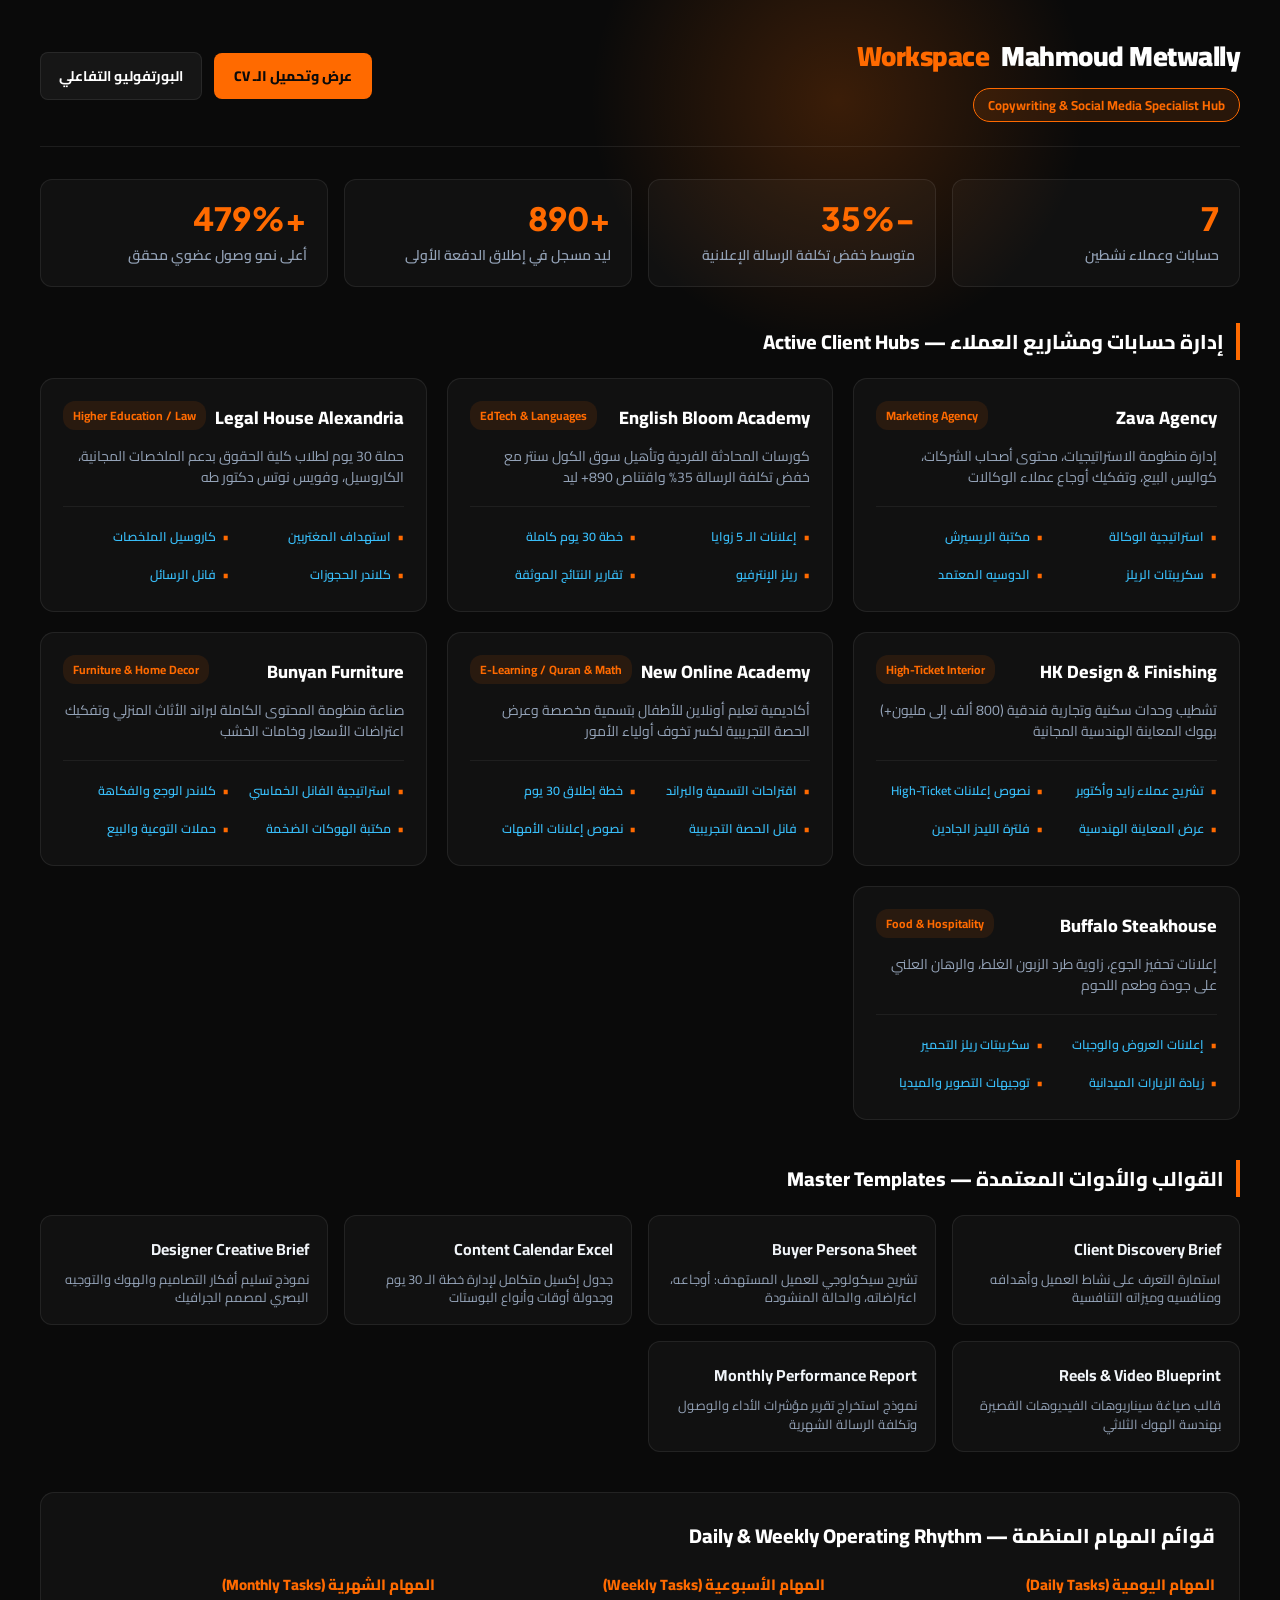
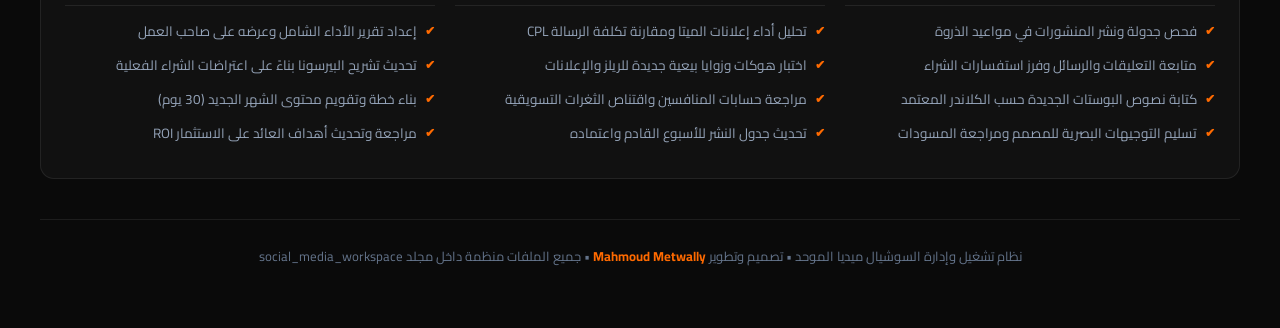
<file: social_media_hub.html>
<!DOCTYPE html>
<html lang="ar" dir="rtl">
<head>
  <meta charset="UTF-8">
  <meta name="viewport" content="width=device-width, initial-scale=1.0">
  <title>Social Media Specialist Workspace — Mahmoud Metwally</title>
  <style>
    @import url('https://fonts.googleapis.com/css2?family=Cairo:wght@400;600;700;800;900&family=Plus+Jakarta+Sans:wght@500;700;800&display=swap');

    :root {
      --bg-main: #0a0a0a;
      --bg-card: rgba(255, 255, 255, 0.03);
      --bg-card-hover: rgba(255, 255, 255, 0.06);
      --border-color: rgba(255, 255, 255, 0.08);
      --border-accent: rgba(255, 106, 0, 0.35);
      --accent-orange: #ff6a00;
      --accent-glow: rgba(255, 106, 0, 0.2);
      --text-main: #ffffff;
      --text-muted: #94a3b8;
      --text-dim: #64748b;
    }

    * {
      margin: 0;
      padding: 0;
      box-sizing: border-box;
      font-family: 'Cairo', sans-serif;
    }

    body {
      background-color: var(--bg-main);
      color: var(--text-main);
      min-height: 100vh;
      padding: 30px 20px 60px 20px;
      position: relative;
      overflow-x: hidden;
    }

    /* Ambient Glow */
    .glow-top {
      position: absolute;
      top: -150px;
      right: 15%;
      width: 500px;
      height: 500px;
      background: radial-gradient(circle, var(--accent-glow) 0%, rgba(0,0,0,0) 70%);
      pointer-events: none;
      z-index: 0;
    }

    .container {
      max-width: 1200px;
      margin: 0 auto;
      position: relative;
      z-index: 1;
    }

    /* Header */
    header {
      display: flex;
      justify-content: space-between;
      align-items: center;
      flex-wrap: wrap;
      gap: 20px;
      padding-bottom: 24px;
      border-bottom: 1px solid var(--border-color);
      margin-bottom: 32px;
    }

    .brand-section h1 {
      font-size: 28px;
      font-weight: 900;
      letter-spacing: -0.5px;
      display: flex;
      align-items: center;
      gap: 12px;
    }

    .brand-section h1 span {
      color: var(--accent-orange);
    }

    .brand-badge {
      display: inline-block;
      background: rgba(255, 106, 0, 0.12);
      border: 1px solid var(--accent-orange);
      color: var(--accent-orange);
      font-size: 13px;
      font-weight: 700;
      padding: 4px 14px;
      border-radius: 20px;
      margin-top: 6px;
    }

    .header-actions {
      display: flex;
      gap: 12px;
      align-items: center;
    }

    .btn-portal {
      background: var(--accent-orange);
      color: #0a0a0a;
      font-weight: 800;
      font-size: 14px;
      padding: 10px 20px;
      border-radius: 8px;
      text-decoration: none;
      transition: all 0.2s ease;
      display: inline-flex;
      align-items: center;
      gap: 8px;
    }

    .btn-portal:hover {
      transform: translateY(-2px);
      box-shadow: 0 0 20px rgba(255, 106, 0, 0.5);
    }

    .btn-secondary {
      background: rgba(255, 255, 255, 0.05);
      border: 1px solid var(--border-color);
      color: var(--text-main);
      font-weight: 700;
      font-size: 14px;
      padding: 10px 18px;
      border-radius: 8px;
      text-decoration: none;
      transition: all 0.2s;
    }

    .btn-secondary:hover {
      background: rgba(255, 255, 255, 0.1);
    }

    /* Stats Grid */
    .stats-row {
      display: grid;
      grid-template-columns: repeat(auto-fit, minmax(220px, 1fr));
      gap: 16px;
      margin-bottom: 36px;
    }

    .stat-box {
      background: var(--bg-card);
      border: 1px solid var(--border-color);
      border-radius: 12px;
      padding: 18px 20px;
      transition: all 0.2s;
    }

    .stat-box:hover {
      border-color: var(--border-accent);
      transform: translateY(-2px);
    }

    .stat-value {
      font-size: 32px;
      font-weight: 900;
      color: var(--accent-orange);
      font-family: 'Plus Jakarta Sans', sans-serif;
    }

    .stat-label {
      font-size: 14px;
      color: var(--text-muted);
      font-weight: 600;
      margin-top: 4px;
    }

    /* Section Headers */
    .section-title {
      font-size: 20px;
      font-weight: 800;
      margin-bottom: 18px;
      display: flex;
      align-items: center;
      gap: 10px;
      border-right: 4px solid var(--accent-orange);
      padding-right: 12px;
    }

    /* Clients Grid */
    .clients-grid {
      display: grid;
      grid-template-columns: repeat(auto-fill, minmax(340px, 1fr));
      gap: 20px;
      margin-bottom: 40px;
    }

    .client-card {
      background: var(--bg-card);
      border: 1px solid var(--border-color);
      border-radius: 14px;
      padding: 22px;
      display: flex;
      flex-direction: column;
      justify-content: space-between;
      transition: all 0.25s ease;
      position: relative;
      overflow: hidden;
    }

    .client-card:hover {
      background: var(--bg-card-hover);
      border-color: var(--border-accent);
      box-shadow: 0 10px 30px rgba(0,0,0,0.5);
    }

    .client-top {
      display: flex;
      justify-content: space-between;
      align-items: flex-start;
      margin-bottom: 12px;
    }

    .client-name {
      font-size: 18px;
      font-weight: 800;
      color: var(--text-main);
    }

    .client-industry {
      font-size: 12px;
      color: var(--accent-orange);
      font-weight: 700;
      background: rgba(255, 106, 0, 0.1);
      padding: 3px 10px;
      border-radius: 12px;
    }

    .client-desc {
      font-size: 14px;
      color: var(--text-muted);
      line-height: 1.5;
      margin-bottom: 18px;
    }

    .client-pipeline {
      display: grid;
      grid-template-columns: repeat(2, 1fr);
      gap: 8px;
      padding-top: 14px;
      border-top: 1px solid rgba(255,255,255,0.06);
    }

    .pipeline-item {
      font-size: 12.5px;
      color: var(--text-dim);
      font-weight: 600;
      display: flex;
      align-items: center;
      gap: 6px;
    }

    .pipeline-item.active {
      color: #38bdf8;
    }

    .pipeline-item::before {
      content: "•";
      color: var(--accent-orange);
      font-size: 16px;
    }

    /* Templates Grid */
    .templates-grid {
      display: grid;
      grid-template-columns: repeat(auto-fit, minmax(260px, 1fr));
      gap: 16px;
      margin-bottom: 40px;
    }

    .template-box {
      background: var(--bg-card);
      border: 1px solid var(--border-color);
      border-radius: 12px;
      padding: 18px;
      transition: all 0.2s;
    }

    .template-box:hover {
      border-color: var(--accent-orange);
      background: var(--bg-card-hover);
    }

    .template-box h3 {
      font-size: 16px;
      font-weight: 700;
      margin-bottom: 6px;
      color: #f1f5f9;
    }

    .template-box p {
      font-size: 13px;
      color: var(--text-muted);
      line-height: 1.4;
    }

    /* Workflow Checklist */
    .checklist-card {
      background: var(--bg-card);
      border: 1px solid var(--border-color);
      border-radius: 14px;
      padding: 24px;
      margin-bottom: 40px;
    }

    .check-grid {
      display: grid;
      grid-template-columns: repeat(auto-fit, minmax(300px, 1fr));
      gap: 20px;
      margin-top: 16px;
    }

    .check-column h4 {
      font-size: 15px;
      font-weight: 800;
      color: var(--accent-orange);
      margin-bottom: 12px;
      border-bottom: 1px solid rgba(255,255,255,0.08);
      padding-bottom: 6px;
    }

    .check-item {
      font-size: 13.5px;
      color: var(--text-muted);
      margin-bottom: 8px;
      display: flex;
      align-items: center;
      gap: 8px;
    }

    .check-item::before {
      content: "✔";
      color: var(--accent-orange);
      font-size: 12px;
      font-weight: 900;
    }

    /* Footer */
    footer {
      text-align: center;
      font-size: 13px;
      color: var(--text-dim);
      border-top: 1px solid var(--border-color);
      padding-top: 24px;
    }

    footer a {
      color: var(--accent-orange);
      text-decoration: none;
      font-weight: 700;
    }
  </style>
</head>
<body>

  <div class="glow-top"></div>

  <div class="container">
    
    <!-- HEADER -->
    <header>
      <div class="brand-section">
        <h1>Mahmoud Metwally <span>Workspace</span></h1>
        <div class="brand-badge">Copywriting & Social Media Specialist Hub</div>
      </div>
      <div class="header-actions">
        <a href="Mahmoud_Metwally_CV.pdf" target="_blank" class="btn-portal">
          عرض وتحميل الـ CV
        </a>
        <a href="https://mahmoudmetwally97.github.io/protoflio/" target="_blank" class="btn-secondary">
          البورتفوليو التفاعلي
        </a>
      </div>
    </header>

    <!-- STATS ROW -->
    <div class="stats-row">
      <div class="stat-box">
        <div class="stat-value">7</div>
        <div class="stat-label">حسابات وعملاء نشطين</div>
      </div>
      <div class="stat-box">
        <div class="stat-value">-35%</div>
        <div class="stat-label">متوسط خفض تكلفة الرسالة الإعلانية</div>
      </div>
      <div class="stat-box">
        <div class="stat-value">+890</div>
        <div class="stat-label">ليد مسجل في إطلاق الدفعة الأولى</div>
      </div>
      <div class="stat-box">
        <div class="stat-value">+479%</div>
        <div class="stat-label">أعلى نمو وصول عضوي محقق</div>
      </div>
    </div>

    <!-- CLIENTS PIPELINE -->
    <div class="section-title">إدارة حسابات ومشاريع العملاء — Active Client Hubs</div>
    <div class="clients-grid">

      <!-- Zava Agency -->
      <div class="client-card">
        <div>
          <div class="client-top">
            <div class="client-name">Zava Agency</div>
            <div class="client-industry">Marketing Agency</div>
          </div>
          <p class="client-desc">
            إدارة منظومة الاستراتيجيات، محتوى أصحاب الشركات، كواليس البيع، وتفكيك أوجاع عملاء الوكالات
          </p>
        </div>
        <div class="client-pipeline">
          <div class="pipeline-item active">استراتيجية الوكالة</div>
          <div class="pipeline-item active">مكتبة الريسيرش</div>
          <div class="pipeline-item active">سكريبتات الريلز</div>
          <div class="pipeline-item active">الدوسيه المعتمد</div>
        </div>
      </div>

      <!-- English Bloom -->
      <div class="client-card">
        <div>
          <div class="client-top">
            <div class="client-name">English Bloom Academy</div>
            <div class="client-industry">EdTech & Languages</div>
          </div>
          <p class="client-desc">
            كورسات المحادثة الفردية وتأهيل سوق الكول سنتر مع خفض تكلفة الرسالة 35% واقتناص 890+ ليد
          </p>
        </div>
        <div class="client-pipeline">
          <div class="pipeline-item active">إعلانات الـ 5 زوايا</div>
          <div class="pipeline-item active">خطة 30 يوم كاملة</div>
          <div class="pipeline-item active">ريلز الإنترفيو</div>
          <div class="pipeline-item active">تقارير النتائج الموثقة</div>
        </div>
      </div>

      <!-- Legal House -->
      <div class="client-card">
        <div>
          <div class="client-top">
            <div class="client-name">Legal House Alexandria</div>
            <div class="client-industry">Higher Education / Law</div>
          </div>
          <p class="client-desc">
            حملة 30 يوم لطلاب كلية الحقوق بدعم الملخصات المجانية، الكاروسيل، وفويس نوتس دكتور طه
          </p>
        </div>
        <div class="client-pipeline">
          <div class="pipeline-item active">استهداف المغتربين</div>
          <div class="pipeline-item active">كاروسيل الملخصات</div>
          <div class="pipeline-item active">كلاندر الحجوزات</div>
          <div class="pipeline-item active">فانل الرسائل</div>
        </div>
      </div>

      <!-- HK Design -->
      <div class="client-card">
        <div>
          <div class="client-top">
            <div class="client-name">HK Design & Finishing</div>
            <div class="client-industry">High-Ticket Interior</div>
          </div>
          <p class="client-desc">
            تشطيب وحدات سكنية وتجارية فندقية (800 ألف إلى مليون+) بهوك المعاينة الهندسية المجانية
          </p>
        </div>
        <div class="client-pipeline">
          <div class="pipeline-item active">تشريح عملاء زايد وأكتوبر</div>
          <div class="pipeline-item active">نصوص إعلانات High-Ticket</div>
          <div class="pipeline-item active">عرض المعاينة الهندسية</div>
          <div class="pipeline-item active">فلترة الليدز الجادين</div>
        </div>
      </div>

      <!-- New Online Academy -->
      <div class="client-card">
        <div>
          <div class="client-top">
            <div class="client-name">New Online Academy</div>
            <div class="client-industry">E-Learning / Quran & Math</div>
          </div>
          <p class="client-desc">
            أكاديمية تعليم أونلاين للأطفال بتسمية مخصصة وعرض الحصة التجريبية لكسر تخوف أولياء الأمور
          </p>
        </div>
        <div class="client-pipeline">
          <div class="pipeline-item active">اقتراحات التسمية والبراند</div>
          <div class="pipeline-item active">خطة إطلاق 30 يوم</div>
          <div class="pipeline-item active">فانل الحصة التجريبية</div>
          <div class="pipeline-item active">نصوص إعلانات الأمهات</div>
        </div>
      </div>

      <!-- Bunyan -->
      <div class="client-card">
        <div>
          <div class="client-top">
            <div class="client-name">Bunyan Furniture</div>
            <div class="client-industry">Furniture & Home Decor</div>
          </div>
          <p class="client-desc">
            صناعة منظومة المحتوى الكاملة لبراند الأثاث المنزلي وتفكيك اعتراضات الأسعار وخامات الخشب
          </p>
        </div>
        <div class="client-pipeline">
          <div class="pipeline-item active">استراتيجية الفانل الخماسي</div>
          <div class="pipeline-item active">كلاندر الوجع والفكاهة</div>
          <div class="pipeline-item active">مكتبة الهوكات الضخمة</div>
          <div class="pipeline-item active">حملات التوعية والبيع</div>
        </div>
      </div>

      <!-- Buffalo Steakhouse -->
      <div class="client-card">
        <div>
          <div class="client-top">
            <div class="client-name">Buffalo Steakhouse</div>
            <div class="client-industry">Food & Hospitality</div>
          </div>
          <p class="client-desc">
            إعلانات تحفيز الجوع، زاوية طرد الزبون الغلط، والرهان العلني على جودة وطعم اللحوم
          </p>
        </div>
        <div class="client-pipeline">
          <div class="pipeline-item active">إعلانات العروض والوجبات</div>
          <div class="pipeline-item active">سكريبتات ريلز التحمير</div>
          <div class="pipeline-item active">زيادة الزيارات الميدانية</div>
          <div class="pipeline-item active">توجيهات التصوير والميديا</div>
        </div>
      </div>

    </div>

    <!-- MASTER TEMPLATES -->
    <div class="section-title">القوالب والأدوات المعتمدة — Master Templates</div>
    <div class="templates-grid">
      <div class="template-box">
        <h3>Client Discovery Brief</h3>
        <p>استمارة التعرف على نشاط العميل وأهدافه ومنافسيه وميزاته التنافسية</p>
      </div>
      <div class="template-box">
        <h3>Buyer Persona Sheet</h3>
        <p>تشريح سيكولوجي للعميل المستهدف: أوجاعه، اعتراضاته، والحالة المنشودة</p>
      </div>
      <div class="template-box">
        <h3>Content Calendar Excel</h3>
        <p>جدول إكسيل متكامل لإدارة خطة الـ 30 يوم وجدولة أوقات وأنواع البوستات</p>
      </div>
      <div class="template-box">
        <h3>Designer Creative Brief</h3>
        <p>نموذج تسليم أفكار التصاميم والهوك والتوجيه البصري لمصمم الجرافيك</p>
      </div>
      <div class="template-box">
        <h3>Reels & Video Blueprint</h3>
        <p>قالب صياغة سيناريوهات الفيديوهات القصيرة بهندسة الهوك الثلاثي</p>
      </div>
      <div class="template-box">
        <h3>Monthly Performance Report</h3>
        <p>نموذج استخراج تقرير مؤشرات الأداء والوصول وتكلفة الرسالة الشهرية</p>
      </div>
    </div>

    <!-- DAILY WORKFLOW CHECKLIST -->
    <div class="checklist-card">
      <div class="section-title" style="margin-bottom: 0; border-right: none; padding: 0;">
        قوائم المهام المنظمة — Daily & Weekly Operating Rhythm
      </div>
      <div class="check-grid">
        <div class="check-column">
          <h4>المهام اليومية (Daily Tasks)</h4>
          <div class="check-item">فحص جدولة ونشر المنشورات في مواعيد الذروة</div>
          <div class="check-item">متابعة التعليقات والرسائل وفرز استفسارات الشراء</div>
          <div class="check-item">كتابة نصوص البوستات الجديدة حسب الكلاندر المعتمد</div>
          <div class="check-item">تسليم التوجيهات البصرية للمصمم ومراجعة المسودات</div>
        </div>
        <div class="check-column">
          <h4>المهام الأسبوعية (Weekly Tasks)</h4>
          <div class="check-item">تحليل أداء إعلانات الميتا ومقارنة تكلفة الرسالة CPL</div>
          <div class="check-item">اختبار هوكات وزوايا بيعية جديدة للريلز والإعلانات</div>
          <div class="check-item">مراجعة حسابات المنافسين واقتناص الثغرات التسويقية</div>
          <div class="check-item">تحديث جدول النشر للأسبوع القادم واعتماده</div>
        </div>
        <div class="check-column">
          <h4>المهام الشهرية (Monthly Tasks)</h4>
          <div class="check-item">إعداد تقرير الأداء الشامل وعرضه على صاحب العمل</div>
          <div class="check-item">تحديث تشريح البيرسونا بناءً على اعتراضات الشراء الفعلية</div>
          <div class="check-item">بناء خطة وتقويم محتوى الشهر الجديد (30 يوم)</div>
          <div class="check-item">مراجعة وتحديث أهداف العائد على الاستثمار ROI</div>
        </div>
      </div>
    </div>

    <!-- FOOTER -->
    <footer>
      نظام تشغيل وإدارة السوشيال ميديا الموحد • تصميم وتطوير 
      <a href="https://mahmoudmetwally97.github.io/protoflio/" target="_blank">Mahmoud Metwally</a>
      • جميع الملفات منظمة داخل مجلد social_media_workspace
    </footer>

  </div>

</body>
</html>
</file>
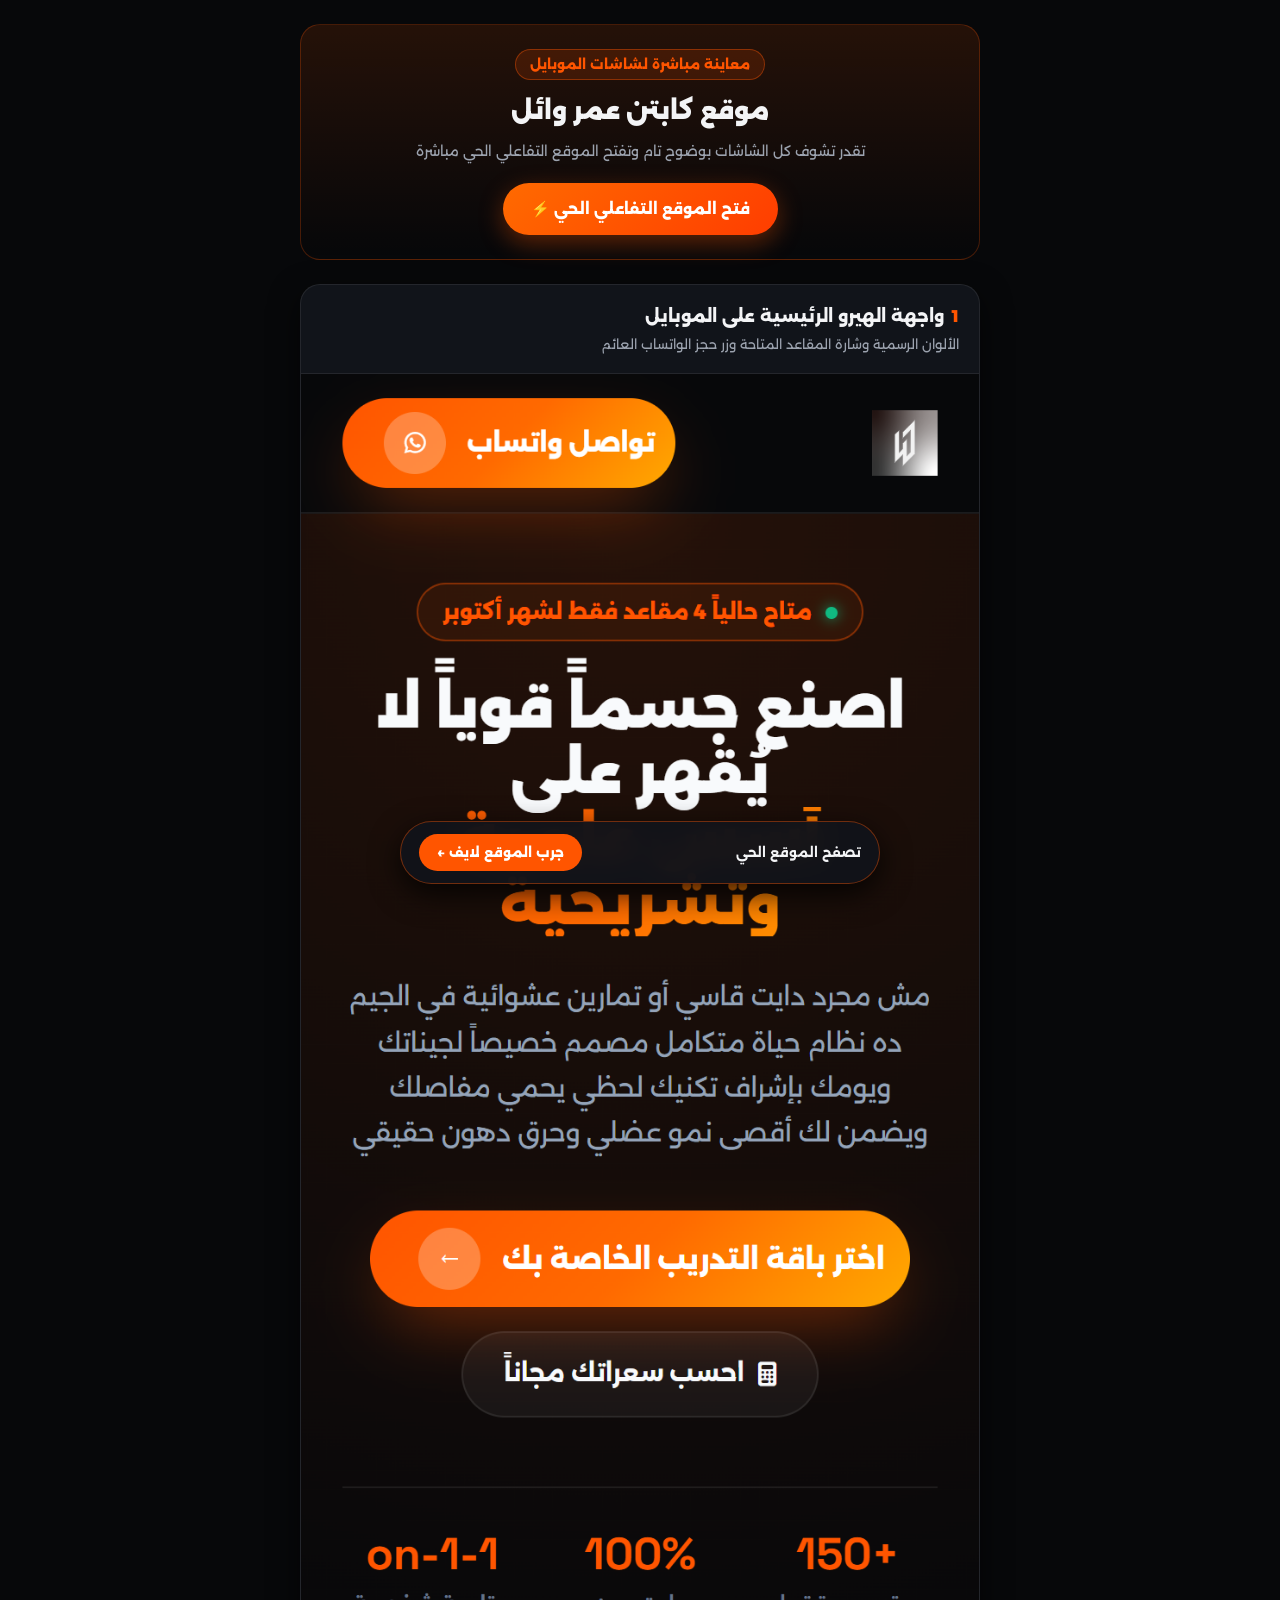
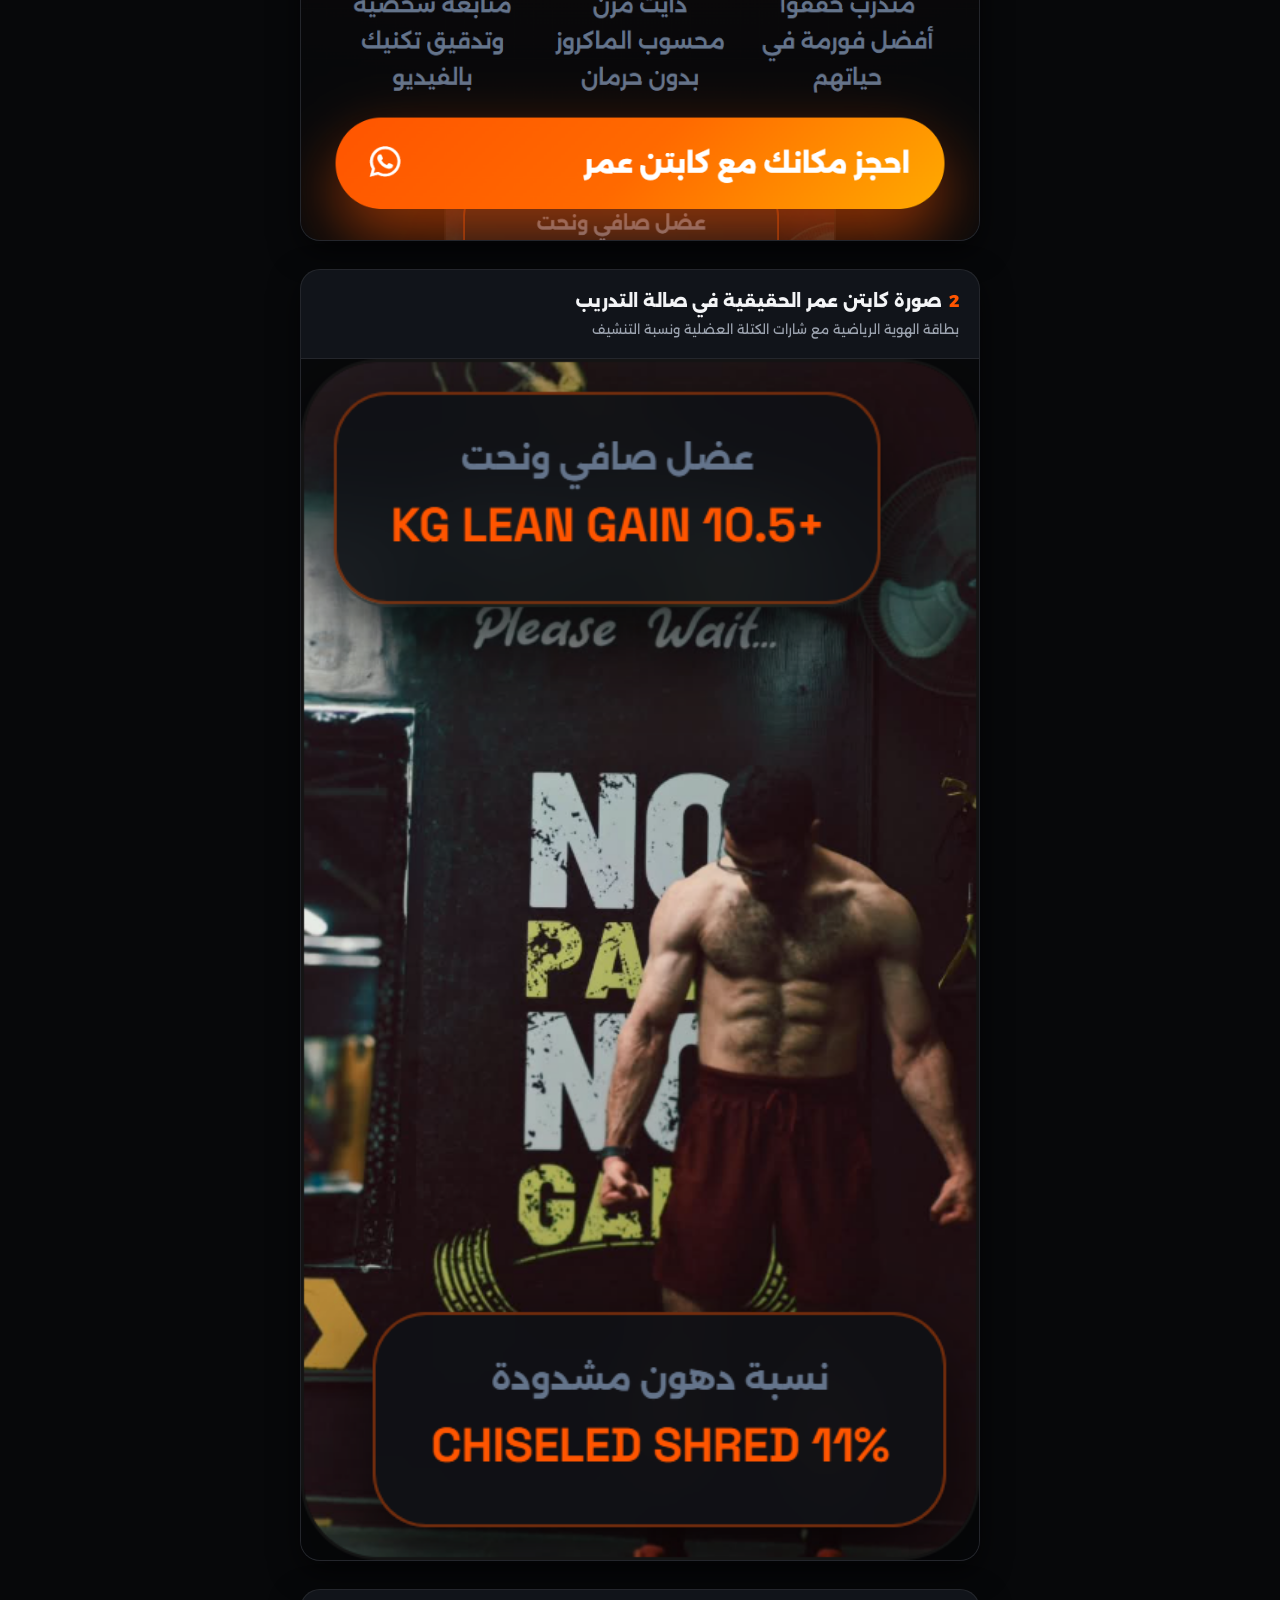
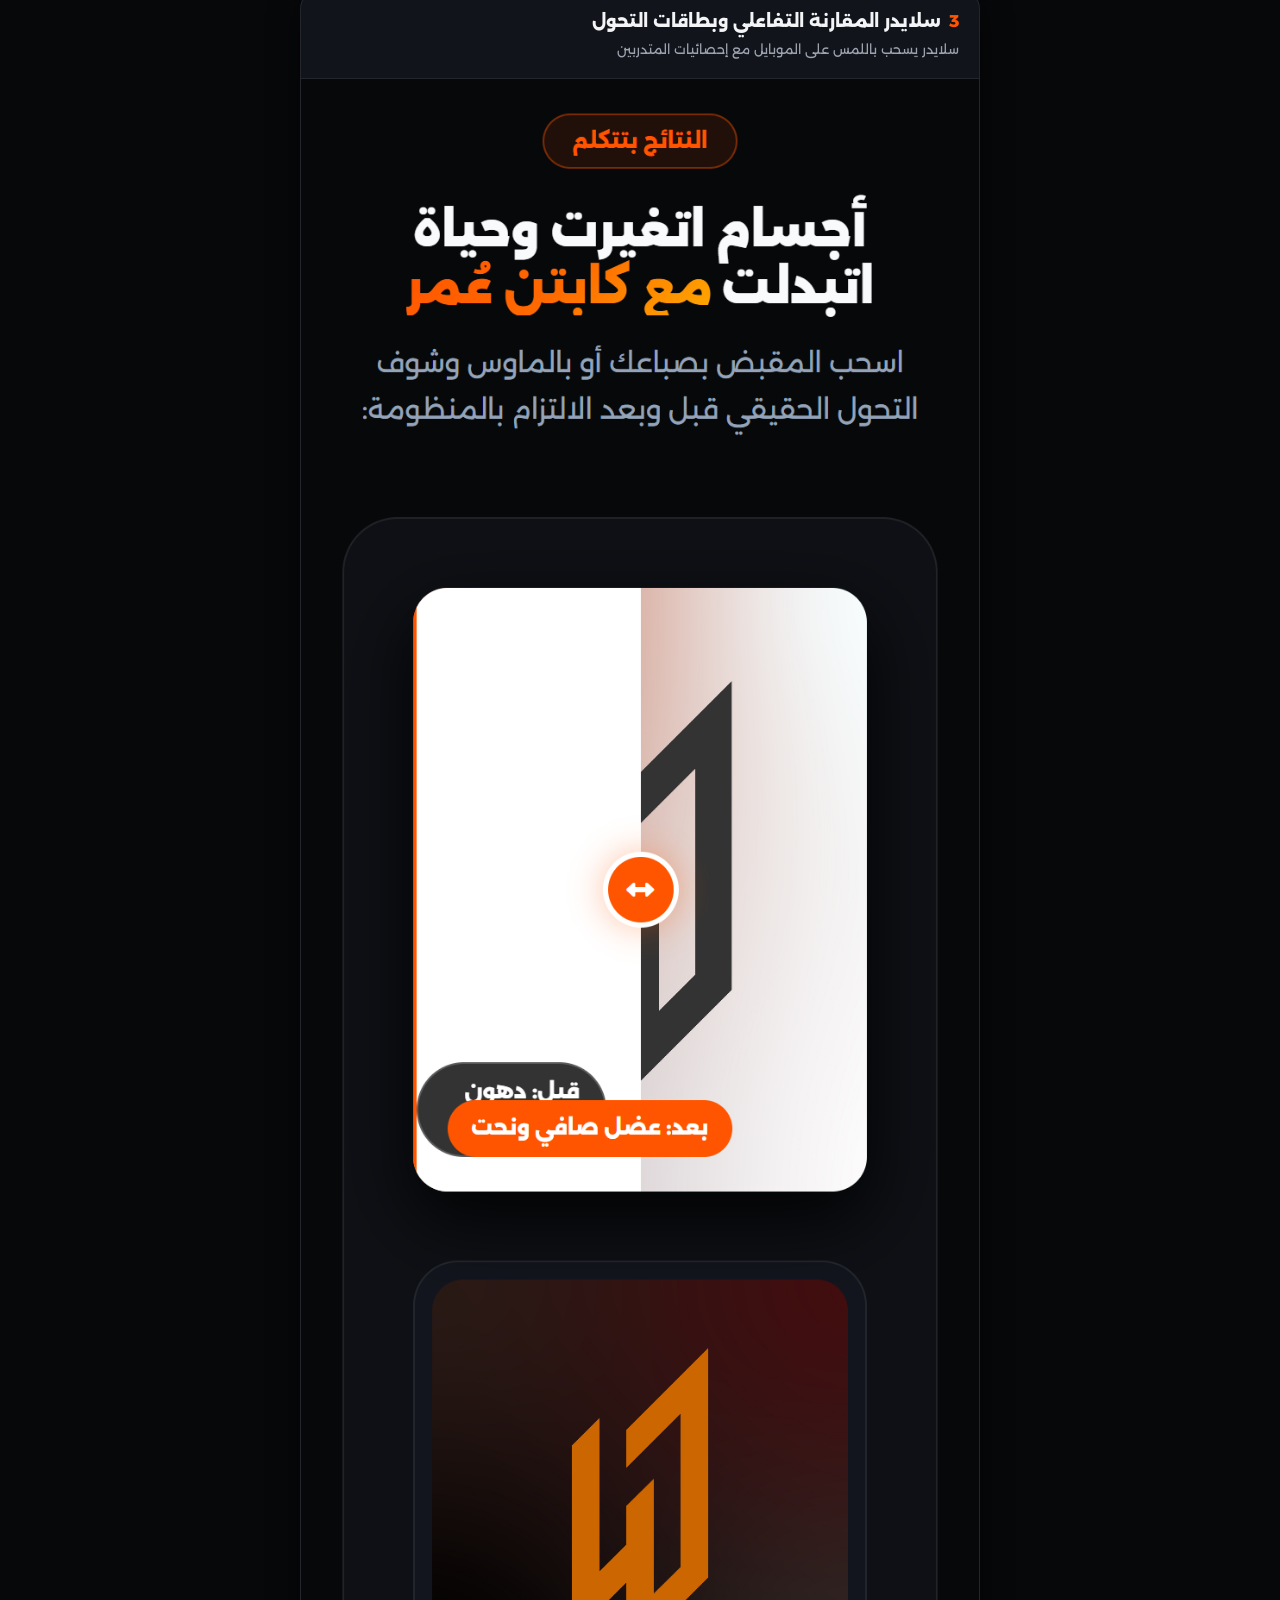
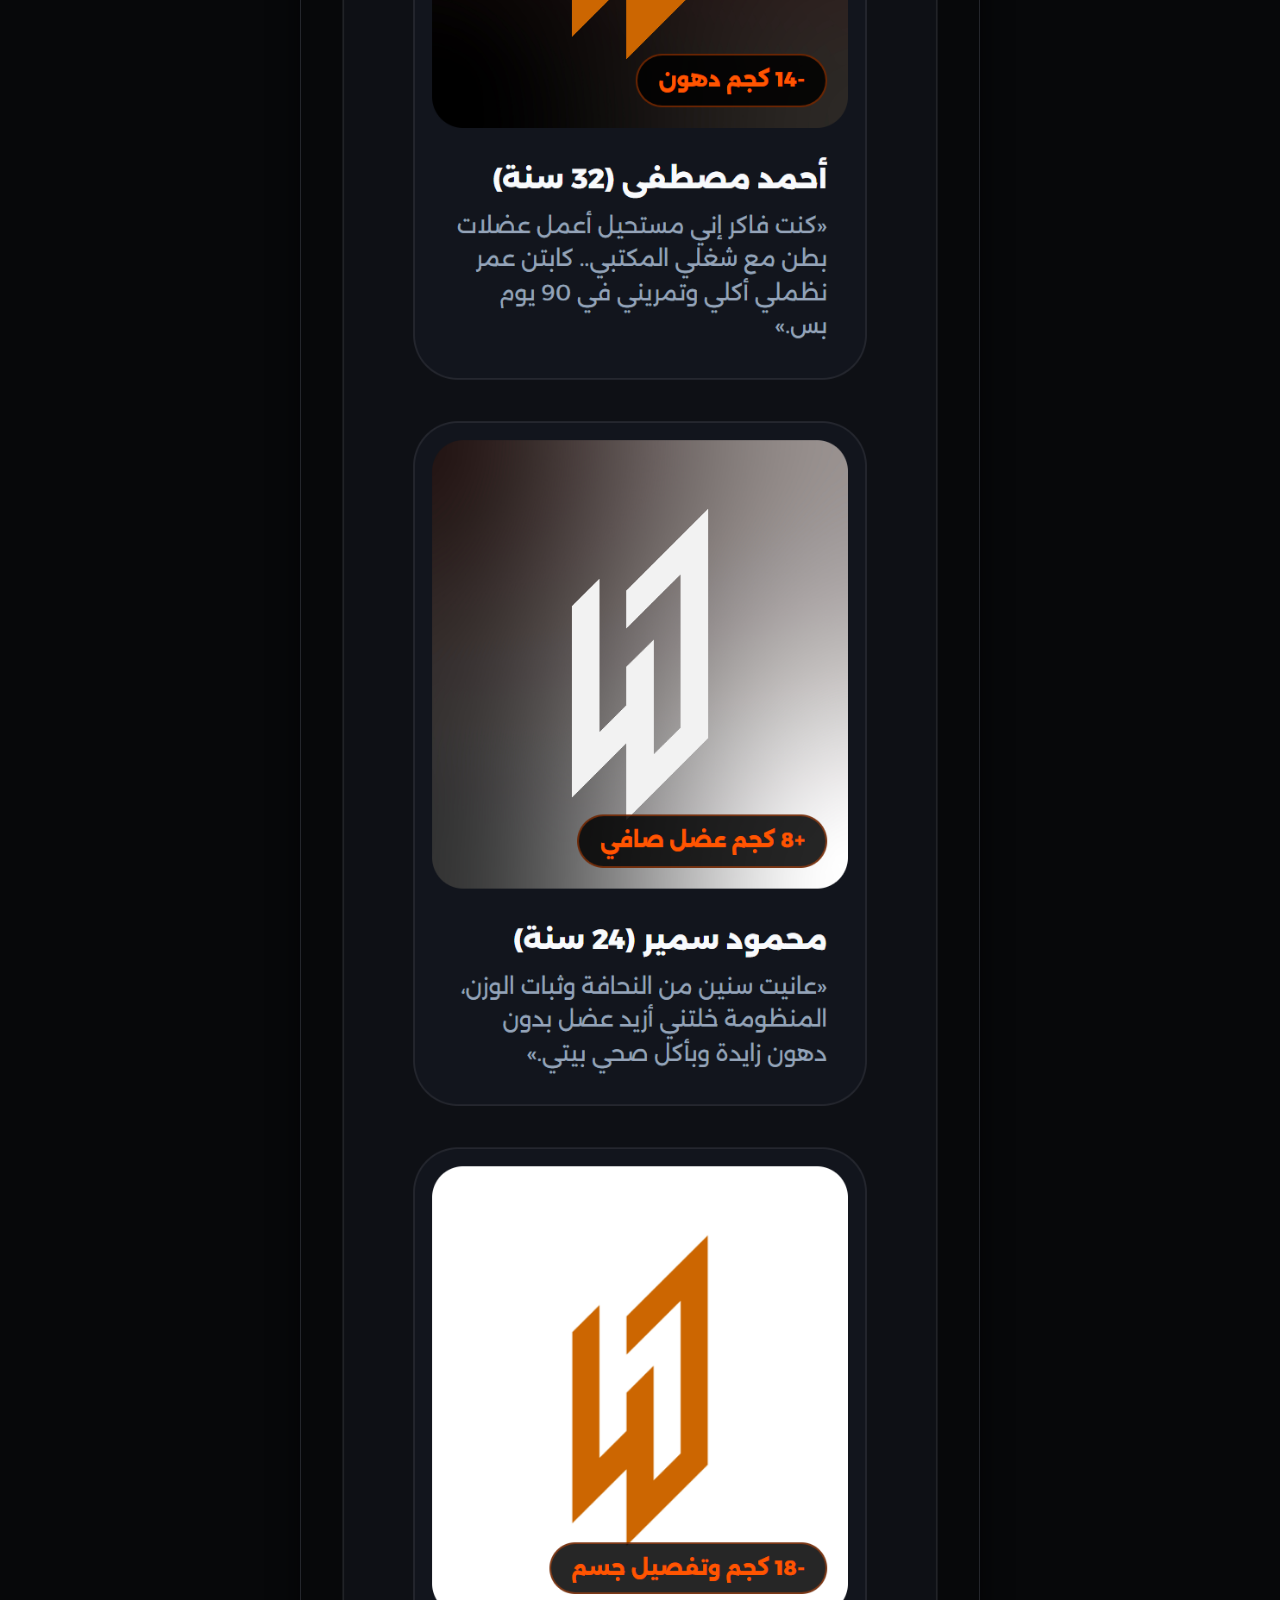
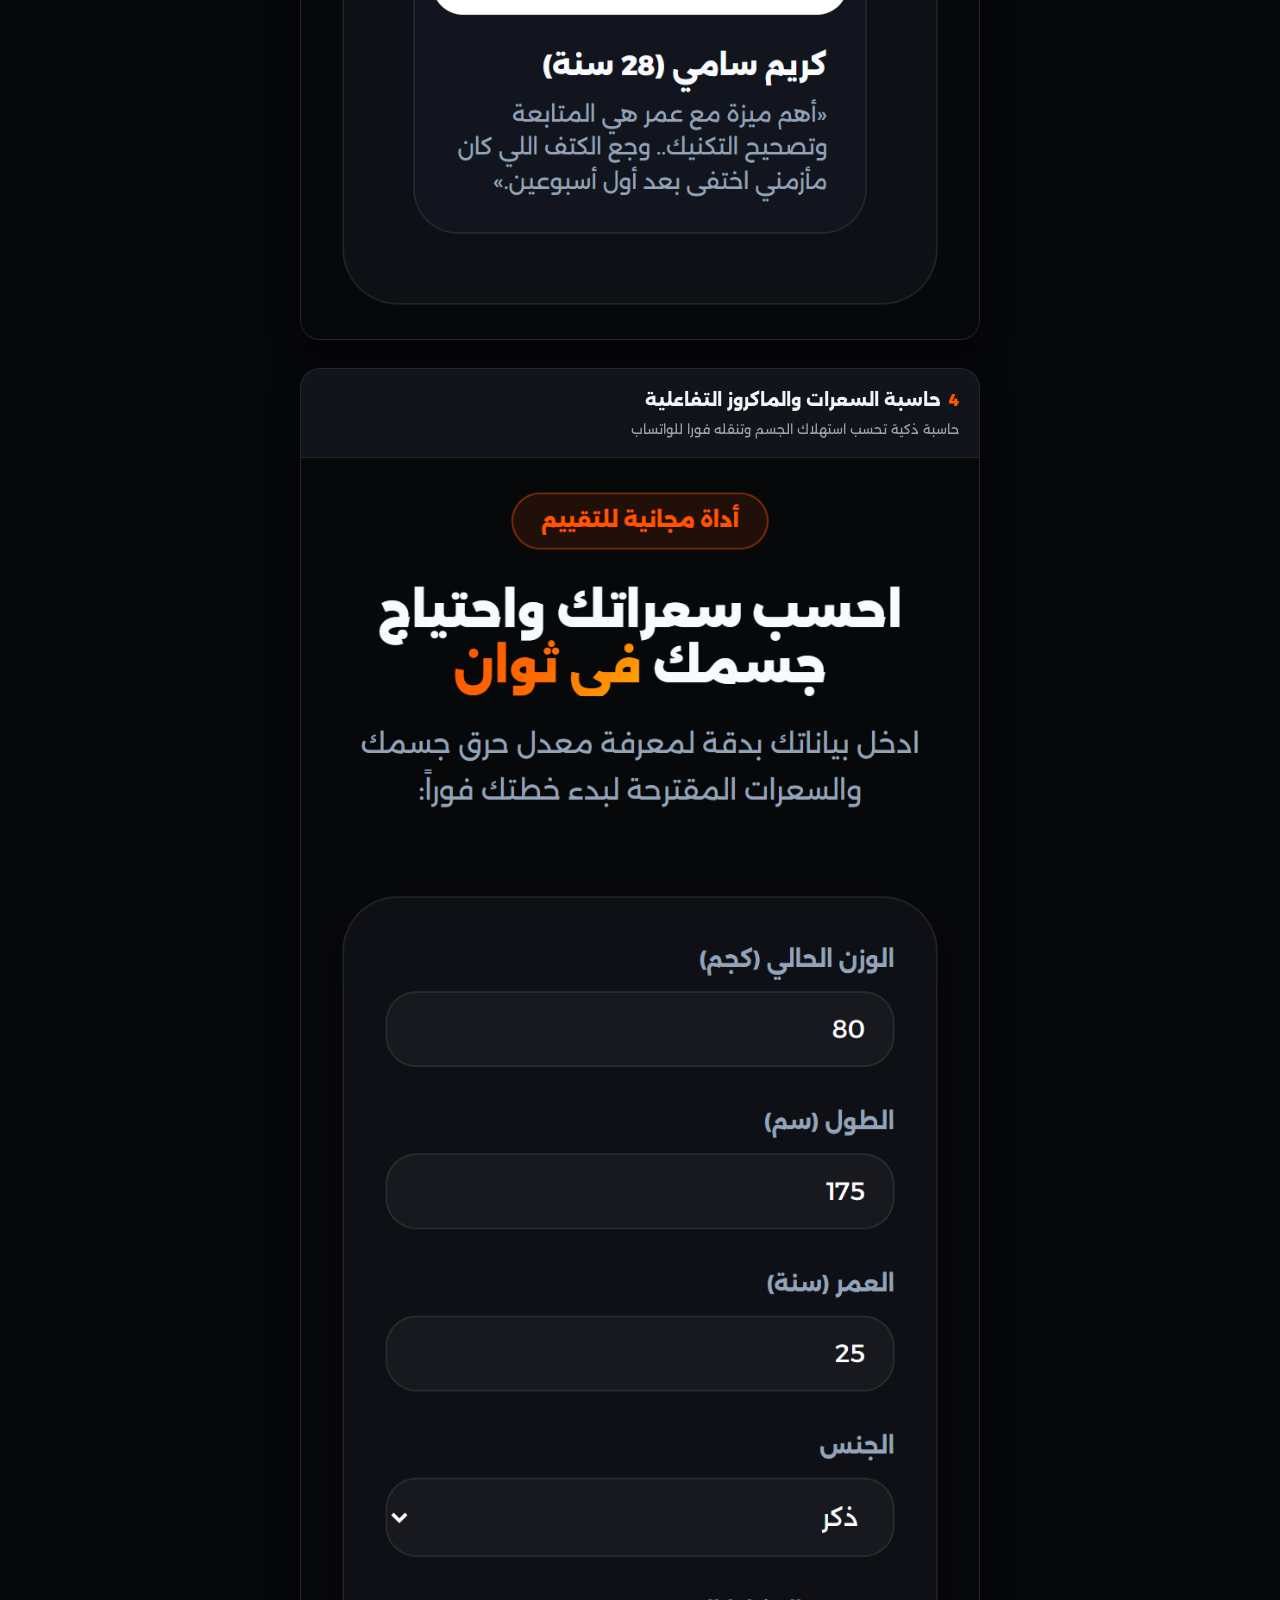
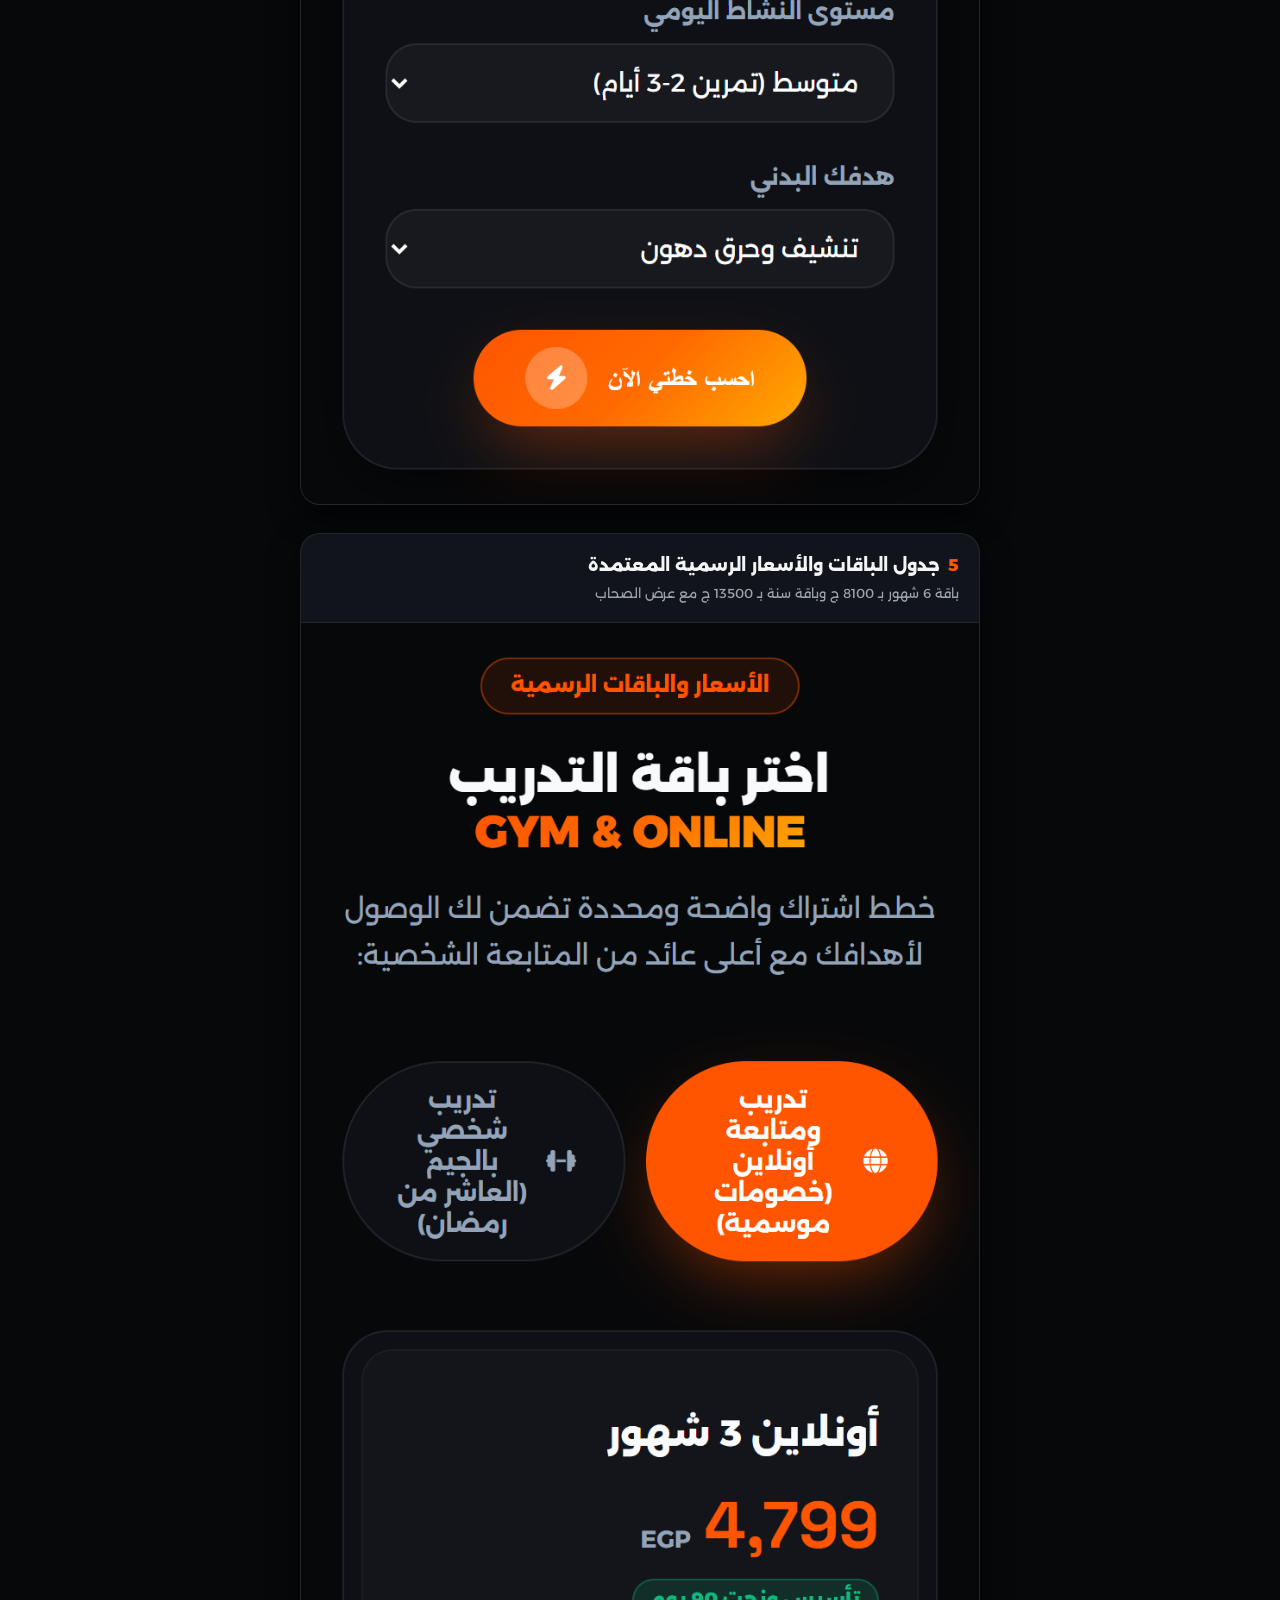
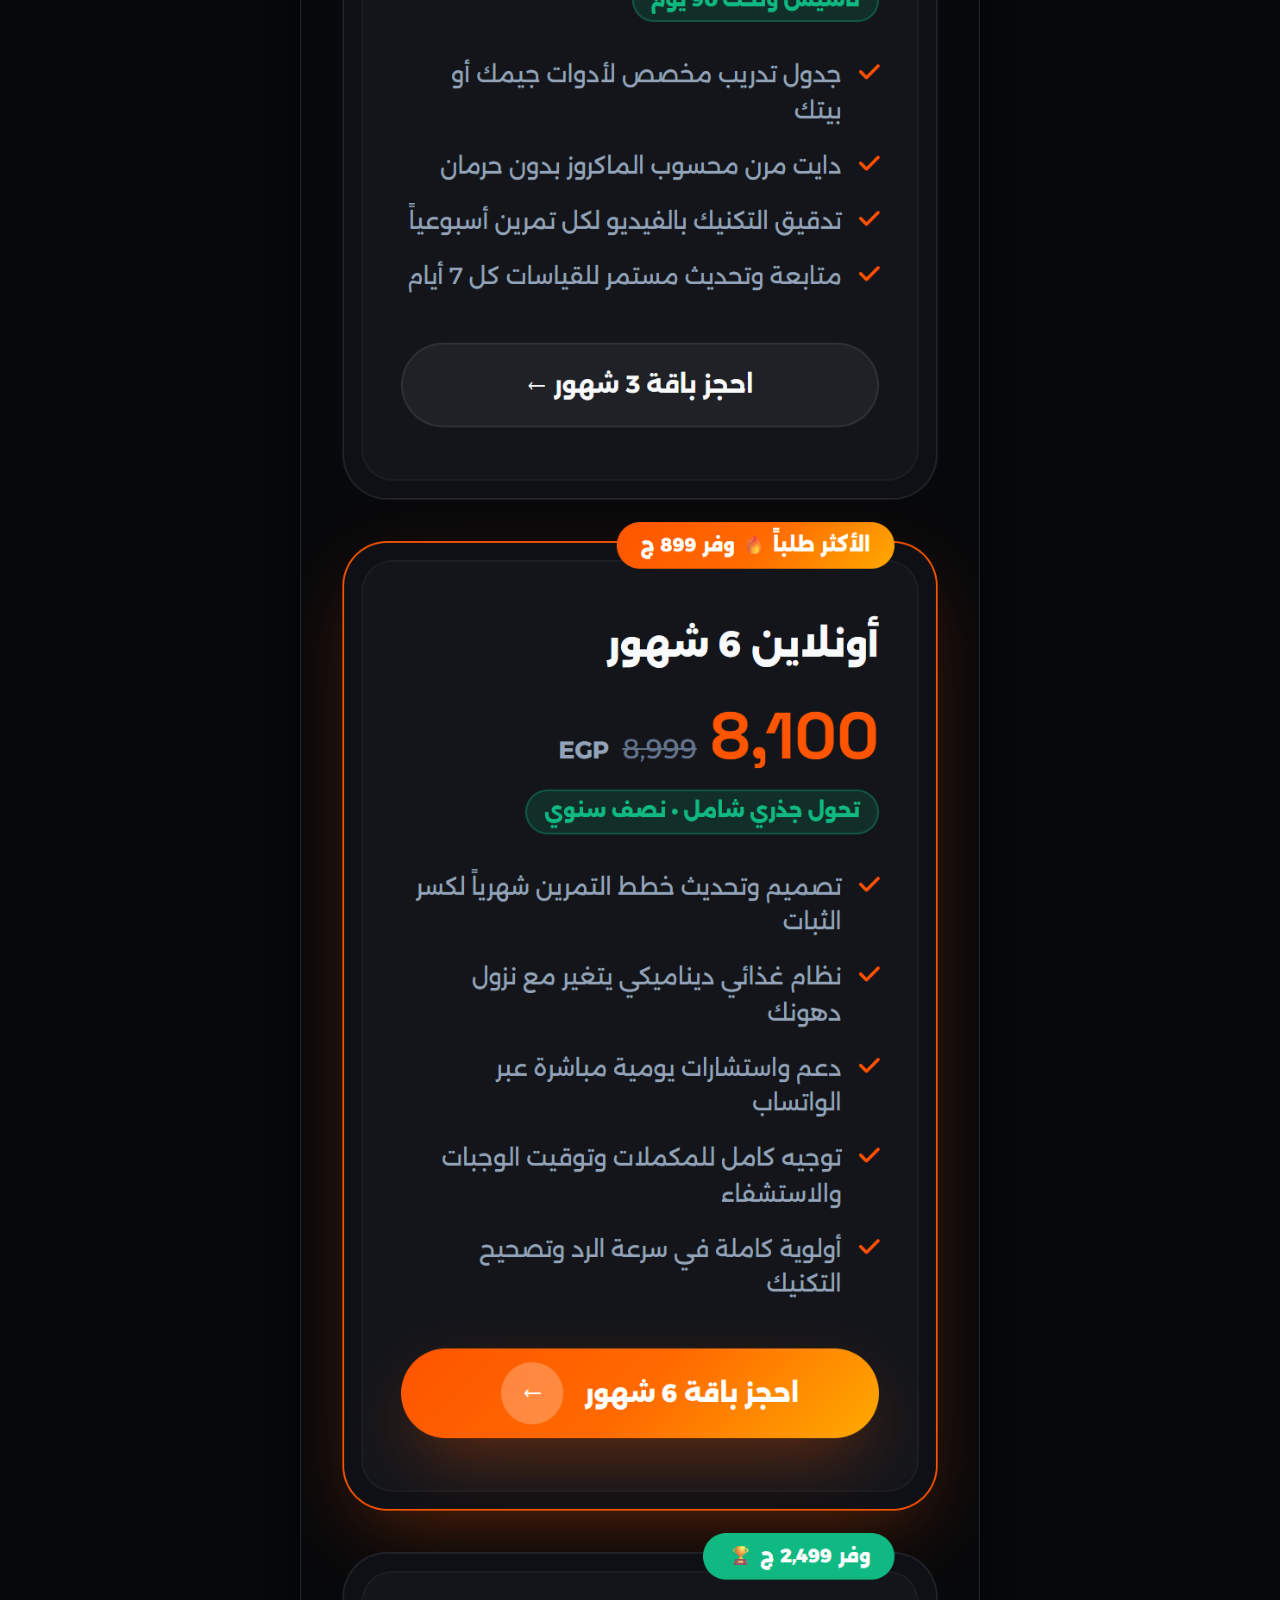
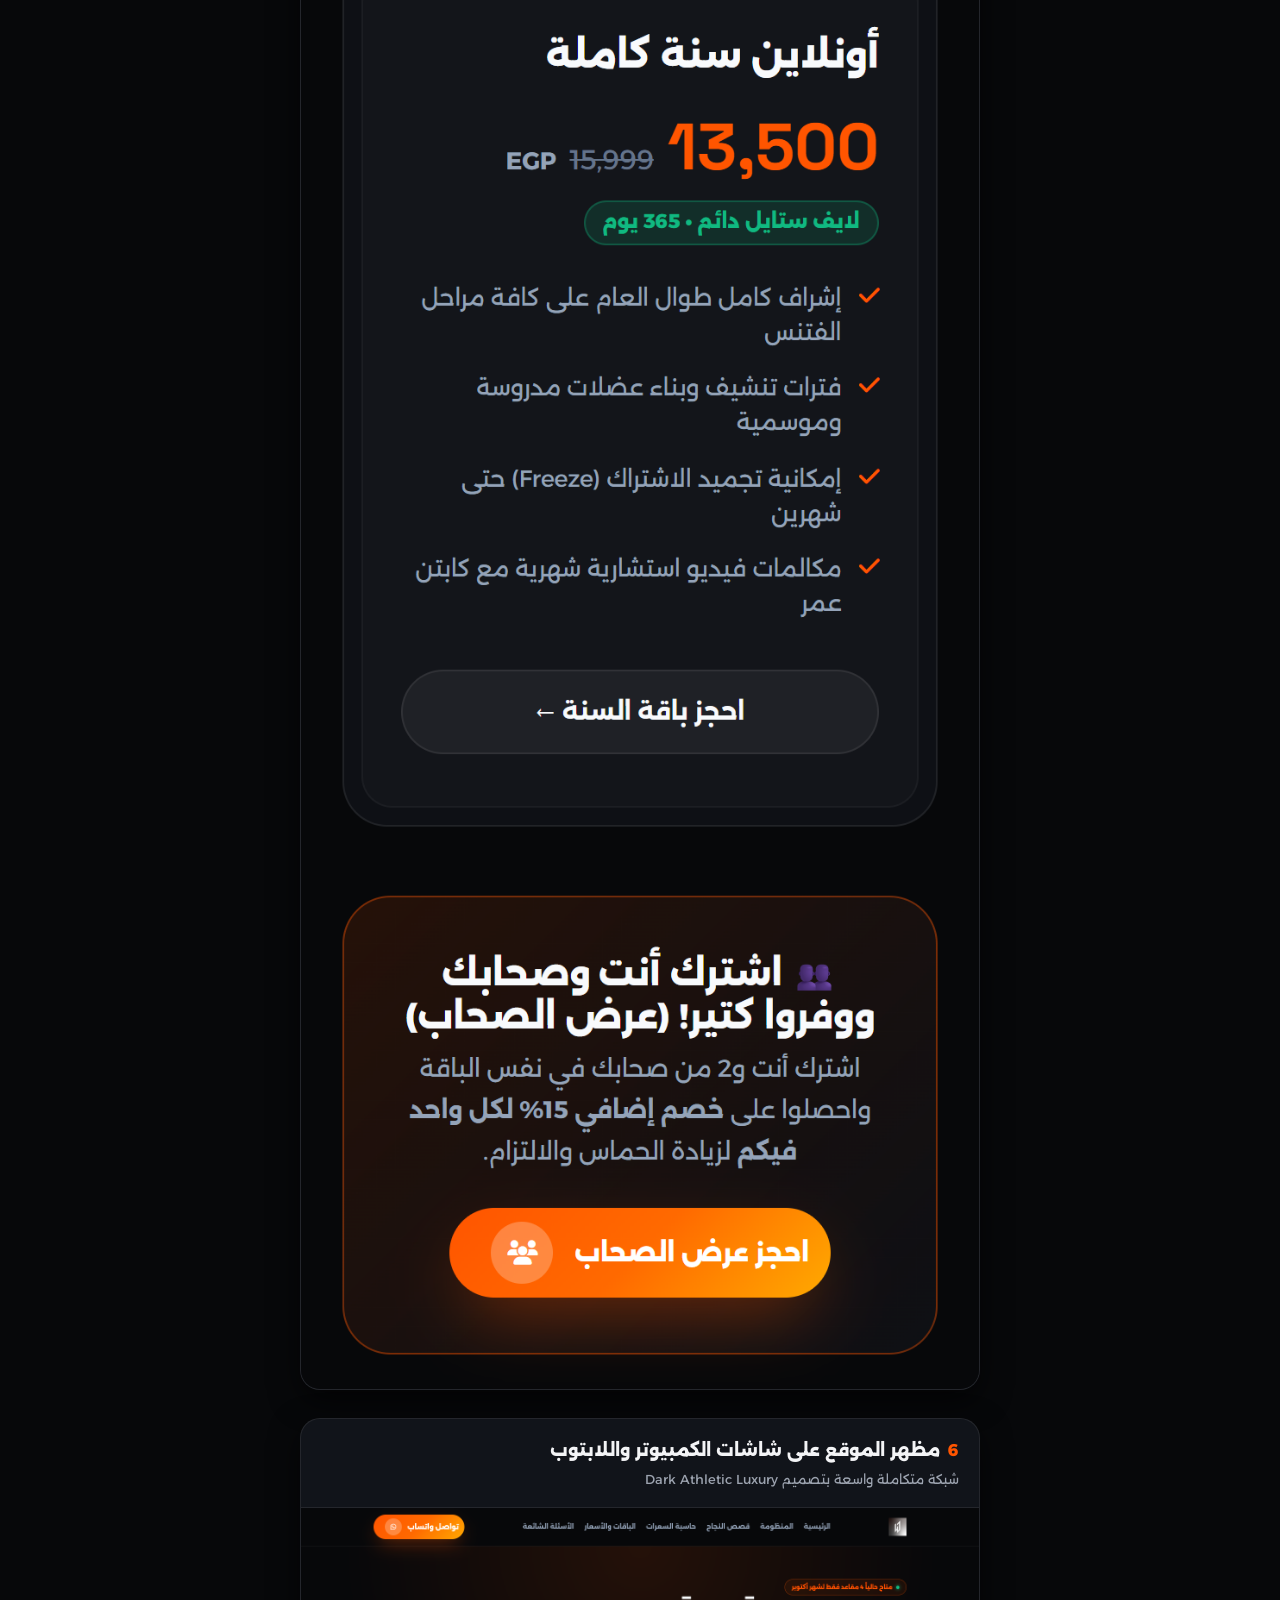
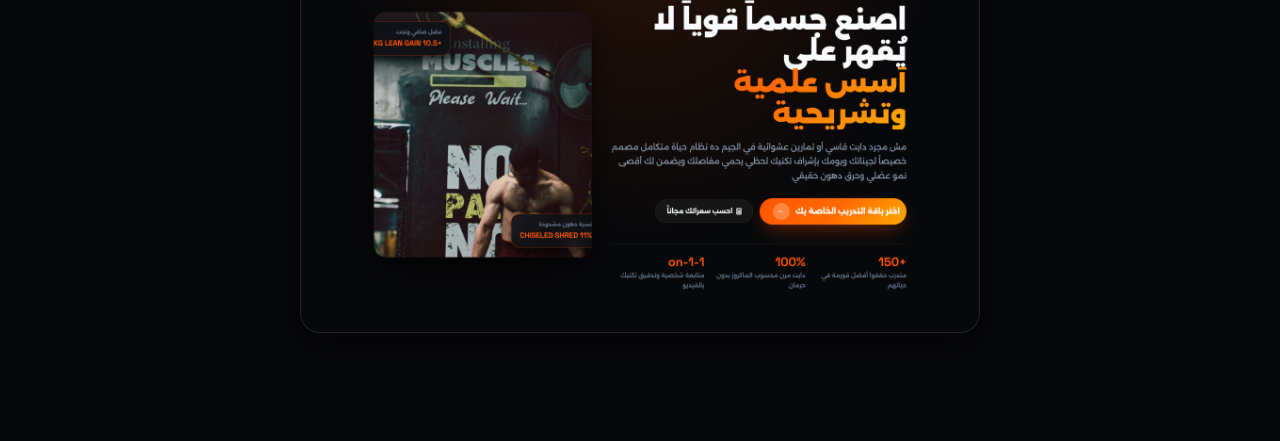
<file: omar/preview.html>
<!DOCTYPE html>
<html lang="ar" dir="rtl">
<head>
  <meta charset="UTF-8">
  <meta name="viewport" content="width=device-width, initial-scale=1.0">
  <title>معاينة موقع كابتن عمر وائل — شاشات الموبايل والديسكتوب</title>
  <link rel="preconnect" href="https://fonts.googleapis.com">
  <link rel="preconnect" href="https://fonts.gstatic.com" crossorigin>
  <link href="https://fonts.googleapis.com/css2?family=Alexandria:wght@400;700;800;900&display=swap" rel="stylesheet">
  <style>
    :root {
      --bg: #07080A;
      --card-bg: #11141A;
      --orange: #FF5500;
      --orange-glow: rgba(255, 85, 0, 0.35);
      --border: rgba(255, 255, 255, 0.08);
      --text: #F3F4F6;
      --text-muted: #9CA3AF;
    }
    * {
      box-sizing: border-box;
      margin: 0;
      padding: 0;
    }
    body {
      background: var(--bg);
      color: var(--text);
      font-family: 'Alexandria', sans-serif;
      padding: 24px 16px 80px;
      line-height: 1.6;
    }
    .container {
      max-width: 680px;
      margin: 0 auto;
    }
    .header-box {
      text-align: center;
      padding: 24px 16px;
      margin-bottom: 24px;
      background: linear-gradient(180deg, rgba(255,85,0,0.12) 0%, transparent 100%);
      border-radius: 20px;
      border: 1px solid rgba(255,85,0,0.25);
    }
    .tag {
      display: inline-block;
      background: rgba(255,85,0,0.15);
      color: var(--orange);
      border: 1px solid rgba(255,85,0,0.4);
      padding: 4px 14px;
      border-radius: 50px;
      font-size: 13px;
      font-weight: 800;
      margin-bottom: 12px;
    }
    h1 {
      font-size: 24px;
      font-weight: 900;
      margin-bottom: 10px;
    }
    p.lead {
      font-size: 14px;
      color: var(--text-muted);
      margin-bottom: 20px;
    }
    .cta-btn {
      display: inline-flex;
      align-items: center;
      gap: 10px;
      background: linear-gradient(135deg, #FF6A00 0%, #FF3D00 100%);
      color: #fff;
      text-decoration: none;
      font-weight: 800;
      font-size: 15px;
      padding: 14px 28px;
      border-radius: 50px;
      box-shadow: 0 8px 24px var(--orange-glow);
    }
    .screen-card {
      background: var(--card-bg);
      border: 1px solid var(--border);
      border-radius: 20px;
      overflow: hidden;
      margin-bottom: 28px;
      box-shadow: 0 10px 30px rgba(0,0,0,0.6);
    }
    .card-info {
      padding: 18px 20px;
      border-bottom: 1px solid var(--border);
    }
    .card-info h3 {
      font-size: 17px;
      font-weight: 800;
      color: var(--text);
      display: flex;
      align-items: center;
      gap: 8px;
    }
    .card-info h3 span {
      color: var(--orange);
    }
    .card-info p {
      font-size: 13px;
      color: var(--text-muted);
      margin-top: 4px;
    }
    .screen-img {
      width: 100%;
      height: auto;
      display: block;
      background: #000;
    }
    .sticky-bar {
      position: fixed;
      bottom: 16px;
      left: 16px;
      right: 16px;
      max-width: 480px;
      margin: 0 auto;
      background: rgba(17, 20, 26, 0.95);
      backdrop-filter: blur(14px);
      -webkit-backdrop-filter: blur(14px);
      border: 1px solid rgba(255, 85, 0, 0.4);
      padding: 12px 18px;
      border-radius: 50px;
      display: flex;
      align-items: center;
      justify-content: space-between;
      z-index: 999;
      box-shadow: 0 10px 30px rgba(0,0,0,0.8);
    }
    .sticky-bar span {
      font-size: 13px;
      font-weight: 700;
    }
    .sticky-btn {
      background: var(--orange);
      color: #fff;
      text-decoration: none;
      font-size: 13px;
      font-weight: 800;
      padding: 8px 18px;
      border-radius: 50px;
    }
  </style>
</head>
<body>

  <div class="container">
    <div class="header-box">
      <span class="tag">معاينة مباشرة لشاشات الموبايل</span>
      <h1>موقع كابتن عمر وائل</h1>
      <p class="lead">تقدر تشوف كل الشاشات بوضوح تام وتفتح الموقع التفاعلي الحي مباشرة</p>
      <a href="index.html" class="cta-btn">فتح الموقع التفاعلي الحي ⚡</a>
    </div>

    <!-- 1. Hero Mobile -->
    <div class="screen-card">
      <div class="card-info">
        <h3><span>1</span> واجهة الهيرو الرئيسية على الموبايل</h3>
        <p>الألوان الرسمية وشارة المقاعد المتاحة وزر حجز الواتساب العائم</p>
      </div>
      <img src="screenshots/omar_mobile_hero_luxury.png" alt="واجهة الموبايل" class="screen-img">
    </div>

    <!-- 2. Coach Photo Card -->
    <div class="screen-card">
      <div class="card-info">
        <h3><span>2</span> صورة كابتن عمر الحقيقية في صالة التدريب</h3>
        <p>بطاقة الهوية الرياضية مع شارات الكتلة العضلية ونسبة التنشيف</p>
      </div>
      <img src="screenshots/omar_mobile_hero_coach.png" alt="صورة كابتن عمر" class="screen-img">
    </div>

    <!-- 3. Transformations & Slider -->
    <div class="screen-card">
      <div class="card-info">
        <h3><span>3</span> سلايدر المقارنة التفاعلي وبطاقات التحول</h3>
        <p>سلايدر يسحب باللمس على الموبايل مع إحصائيات المتدربين</p>
      </div>
      <img src="screenshots/omar_mobile_transformations.png" alt="سلايدر المقارنة" class="screen-img">
    </div>

    <!-- 4. Calculator -->
    <div class="screen-card">
      <div class="card-info">
        <h3><span>4</span> حاسبة السعرات والماكروز التفاعلية</h3>
        <p>حاسبة ذكية تحسب استهلاك الجسم وتنقله فورا للواتساب</p>
      </div>
      <img src="screenshots/omar_mobile_calculator.png" alt="حاسبة السعرات" class="screen-img">
    </div>

    <!-- 5. Pricing Plans -->
    <div class="screen-card">
      <div class="card-info">
        <h3><span>5</span> جدول الباقات والأسعار الرسمية المعتمدة</h3>
        <p>باقة 6 شهور بـ 8100 ج وباقة سنة بـ 13500 ج مع عرض الصحاب</p>
      </div>
      <img src="screenshots/omar_mobile_pricing.png" alt="جدول الأسعار" class="screen-img">
    </div>

    <!-- 6. Desktop Hero Overview -->
    <div class="screen-card">
      <div class="card-info">
        <h3><span>6</span> مظهر الموقع على شاشات الكمبيوتر واللابتوب</h3>
        <p>شبكة متكاملة واسعة بتصميم Dark Athletic Luxury</p>
      </div>
      <img src="screenshots/omar_desktop_hero_luxury.png" alt="المظهر على الكمبيوتر" class="screen-img">
    </div>
  </div>

  <div class="sticky-bar">
    <span>تصفح الموقع الحي</span>
    <a href="index.html" class="sticky-btn">جرب الموقع لايف ←</a>
  </div>

</body>
</html>
</file>
<file: style.css>
@font-face{font-family:Alexandria;font-style:normal;font-weight:400;font-display:swap;src:url(fonts/alexandria-400.ttf) format('truetype')}
@font-face{font-family:Alexandria;font-style:normal;font-weight:500;font-display:swap;src:url(fonts/alexandria-500.ttf) format('truetype')}
@font-face{font-family:Alexandria;font-style:normal;font-weight:600;font-display:swap;src:url(fonts/alexandria-600.ttf) format('truetype')}
@font-face{font-family:Alexandria;font-style:normal;font-weight:700;font-display:swap;src:url(fonts/alexandria-700.ttf) format('truetype')}
@font-face{font-family:Alexandria;font-style:normal;font-weight:800;font-display:swap;src:url(fonts/alexandria-800.ttf) format('truetype')}
@font-face{font-family:Alexandria;font-style:normal;font-weight:900;font-display:swap;src:url(fonts/alexandria-900.ttf) format('truetype')}
@font-face {
  font-family: 'Space';
  font-style: normal;
  font-weight: 500;
  font-display: swap;
  src: url(fonts/font-0.ttf) format('truetype');
}
@font-face {
  font-family: 'Space';
  font-style: normal;
  font-weight: 700;
  font-display: swap;
  src: url(fonts/font-1.ttf) format('truetype');
}





*{box-sizing:border-box}html{scroll-behavior:smooth;scroll-padding-top:85px}body{margin:0;background:#101010;color:#f0ece3;font:18px/1.7 Alexandria,Arial,sans-serif;direction:rtl}button,input{font:inherit}button,a{-webkit-tap-highlight-color:transparent}button{cursor:pointer}a{color:inherit;text-decoration:none}h1,h2,h3,p{margin:0}h1,h2,h3{line-height:1.2}button:focus-visible,a:focus-visible,summary:focus-visible{outline:3px solid #ff6800;outline-offset:6px}img{max-width:100%;display:block}button{color:inherit}::selection{background:#ff6500;color:#111}.shell{max-width:1392px;padding:0 56px;margin:auto}.en{font-family:Space,Arial,sans-serif;direction:ltr;display:inline-block}.muted{color:#b2afa7}.orange{color:#ff6500}.eyebrow{font:12px/1.7 Space,Alexandria;letter-spacing:1.4px;text-transform:uppercase}.tag{font-size:12px;border:1px solid currentColor;border-radius:100px;display:inline-block;padding:6px 13px}.top{height:85px;display:flex;align-items:center;justify-content:space-between;gap:20px}.brand{display:flex;align-items:center;gap:10px;font-size:17px;font-weight:bold}.brand img{width:38px;height:38px;border-radius:50%;border:1px solid #ff6500}.top-links{display:flex;gap:26px;font-size:13px}.contact{border-bottom:1px solid #ff6500;padding:10px 0}.progress{position:fixed;top:0;left:0;z-index:70;height:3px;width:100%;background:#ff6500;transform-origin:left;transform:scaleX(0)}.menu-btn{display:none;background:none;border:1px solid #777;padding:8px 13px}.hero{background:#ff6500;color:#111;position:relative;overflow:hidden}.hero .shell{position:relative;padding-top:40px;padding-bottom:38px}.hero-meta{display:flex;justify-content:space-between;gap:25px}.hero h1{font-size:clamp(58px,8.3vw,120px);font-weight:900;letter-spacing:-4px;position:relative;z-index:2;margin-top:30px;max-width:1000px}.hero h1 span{display:block}.hero h1 .outline{-webkit-text-stroke:1.6px #111;color:transparent}.hero-bottom{display:flex;justify-content:space-between;align-items:end;gap:40px;margin-top:30px;position:relative;z-index:3}.hero-bottom p{font-size:19px;max-width:540px;line-height:1.7}.hero .portrait{position:absolute;width:250px;left:25px;bottom:0;transform:rotate(-7deg);border-radius:130px 130px 0 0;border:7px solid #111;box-shadow:12px 9px 0 #111;opacity:.95}.hero-bottom .begin{background:#111;color:#f4eee5;padding:15px 25px;display:inline-block;margin-left:270px;white-space:nowrap;font-size:15px}.serial{font:11px Space;writing-mode:vertical-rl;position:absolute;left:15px;top:70px}.rail{position:sticky;top:0;z-index:40;background:#101010f5;backdrop-filter:blur(12px);border-bottom:1px solid #ffffff24}.rail .shell{display:flex;justify-content:space-between;align-items:center;min-height:65px;gap:18px}.rail a{font-size:13px;display:flex;gap:10px;align-items:center}.rail a b{font:12px Space;color:#777}.rail a.active{color:#ff6500}.rail a.active b{color:#ff6500}.rail .status{font:10px Space;color:#aaa}.section{padding:90px 0;border-bottom:1px solid #ffffff25}.section-heading{display:flex;justify-content:space-between;align-items:end;gap:50px;margin-bottom:45px}.section-heading .title h2{font-size:52px;letter-spacing:-1px;margin-top:12px}.section-heading p{font-size:16px;max-width:390px;color:#aaa}.section-no{color:#ff6500;font:12px Space}.brief{display:grid;grid-template-columns:.85fr 1.15fr;gap:65px}.brief-intro h2{font-size:48px;letter-spacing:-1px;margin:18px 0}.brief-intro p{font-size:17px;color:#aaa}.choices{display:grid;gap:9px;margin-top:28px}.choice{display:flex;justify-content:space-between;text-align:right;background:none;border:1px solid #ffffff30;padding:16px 20px;font-size:16px;transition:background .2s,border-color .2s}.choice:hover{border-color:#ff6500}.choice[aria-pressed=true]{background:#ff6500;color:#111;border-color:#ff6500}.desk{background:#e8e3d8;color:#111;transform:rotate(-1deg);padding:33px;box-shadow:10px 10px 0 #30302e;position:relative;align-self:start;min-height:435px}.desk:before{content:'';position:absolute;top:-12px;width:100px;height:28px;left:45%;background:#ebcf9e99;transform:rotate(6deg)}.desk-head{display:flex;justify-content:space-between;border-bottom:1px solid #1114;padding-bottom:15px;font-size:12px}.desk h3{font-size:30px;margin:23px 0}.desk-line{display:grid;grid-template-columns:80px 1fr;gap:15px;border-bottom:1px solid #1113;padding:13px 0;font-size:16px}.desk-line span{font-size:12px;color:#625d55}.desk .desk-foot{font-size:12px;margin-top:22px;color:#665b4c}.desk a{display:inline-block;border-bottom:1px solid #111;font-size:14px;margin-top:20px;font-weight:bold}.journey{background:#191919}.process{display:grid;grid-template-columns:repeat(4,1fr);gap:24px;margin-top:35px}.process article{border-top:1px solid #7775;padding-top:20px}.process .n{font:38px Space;color:#ff6500}.process h3{font-size:23px;margin:15px 0}.process p{font-size:15px;color:#aaa}.comparison{margin-top:55px;background:#252525;padding:30px;display:grid;grid-template-columns:1fr 80px 1fr;gap:30px;align-items:center}.comparison .old{font-size:26px;color:#aaa;text-decoration:line-through;text-decoration-color:#ff6500;text-decoration-thickness:2px}.comparison .new{font-size:30px}.comparison .arrow{font-size:40px;color:#ff6500;text-align:center}.comparison .label{font-size:12px;display:block;margin-bottom:15px;color:#aaa}.comparison small{font-size:12px;color:#aaa;grid-column:1/-1}.case{border-top:1px solid #fff3;padding:35px 0}.case summary{list-style:none;display:grid;grid-template-columns:50px 1fr 1fr 45px;gap:25px;align-items:center;cursor:pointer;min-height:85px}.case summary::-webkit-details-marker{display:none}.case summary .idx{font:13px Space;color:#ff6500}.case h3{font-size:40px}.case .summary-note{font-size:15px;color:#aaa;max-width:300px}.case .plus{font-size:30px;text-align:center;transition:transform .2s}.case[open] .plus{transform:rotate(45deg);color:#ff6500}.case-body{display:grid;grid-template-columns:1fr 1fr;gap:45px;padding:35px 75px 10px 0}.case-art{background:#e4e9e2;min-width:0;align-self:start}.case-art img{width:100%;max-height:500px;object-fit:contain;object-position:top}.case-copy h4{font-size:23px;margin:5px 0 15px}.case-copy p{font-size:16px;color:#bbb;margin-bottom:20px}.case-copy .metric{font-size:40px;color:#ff6500;font-family:Space,Alexandria;margin:10px 0}.case-copy .meta{font-size:12px;border-top:1px solid #fff3;padding-top:15px;color:#aaa}.text-link{display:inline-block;color:#ff6500;border-bottom:1px solid #ff6500;padding-bottom:5px;font-size:14px;background:none;border-width:0 0 1px}.gallery{display:grid;grid-template-columns:repeat(4,1fr);gap:20px}.evidence{background:none;border:0;text-align:right;padding:0;min-width:0}.evidence .image-wrap{height:220px;overflow:hidden;background:#252525;position:relative;border:1px solid #fff2}.evidence img{width:100%;height:100%;object-fit:cover;object-position:top;transition:transform .3s}.evidence:hover img{transform:scale(1.04)}.evidence .zoom{position:absolute;bottom:10px;left:10px;background:#101010dc;padding:3px 10px;font-size:12px;border-radius:30px}.evidence h3{font-size:19px;margin:17px 0 10px}.evidence p{font-size:13px;color:#aaa;line-height:1.7}.playground{background:#ff6500;color:#111}.playground .section-no{color:#111}.playground .section-heading p{color:#342011}.play-layout{display:grid;grid-template-columns:.8fr 1.2fr;gap:55px}.hook-pick{display:flex;gap:10px;flex-wrap:wrap}.hook-pick button{background:none;border:1px solid #1118;padding:9px 14px;font-size:14px}.hook-pick button[aria-pressed=true]{background:#111;color:#fff}.hook-output{font-size:34px;line-height:1.5;margin-top:28px;min-height:160px}.hook-comment{font-size:15px;line-height:1.8;border-top:1px solid #1115;padding-top:15px}.reel{background:#111;color:#eee;padding:25px}.reel-head{display:flex;justify-content:space-between;gap:20px;padding-bottom:15px;border-bottom:1px solid #fff3;font-size:12px}.reel-row{display:grid;grid-template-columns:65px 1fr;gap:16px;padding:18px 0;border-bottom:1px solid #fff2}.reel-row time{font:12px Space;color:#ff6500}.reel-row strong{font-size:18px;display:block;margin-bottom:6px}.reel-row p{font-size:14px;color:#aaa}.playground .disclaimer{font-size:12px;margin-top:18px;color:#382310}.about{display:grid;grid-template-columns:.7fr 1.3fr;gap:70px}.about img{max-width:280px;border-radius:50%;filter:grayscale(.2);border:1px solid #ff6500;padding:12px}.about h2{font-size:42px;margin-bottom:25px}.about p{font-size:18px;color:#b4b1aa;margin-bottom:18px}.about .fact-list{display:flex;gap:12px;flex-wrap:wrap;margin-top:25px}.cooperate{display:grid;grid-template-columns:repeat(3,1fr);gap:30px}.service{border-top:2px solid #ff6500;padding-top:23px}.service .service-no{font:12px Space;color:#888}.service h3{font-size:29px;margin:17px 0}.service p{font-size:15px;color:#aaa}.scope{margin-top:40px;border:1px solid #fff3;padding:20px 25px;display:flex;align-items:center;gap:30px}.scope strong{font-size:20px;color:#ff6500;white-space:nowrap}.scope p{font-size:14px;color:#aaa}.outro{padding:70px 0 30px}.outro h2{font-size:74px;letter-spacing:-2px;max-width:800px}.outro .wa{display:inline-block;background:#ff6500;color:#111;padding:17px 28px;font-size:19px;font-weight:800;margin-top:30px;transition:transform .2s}.outro .wa:hover{transform:translateY(-4px)}.free{font-size:14px;color:#aaa;margin-top:20px;max-width:600px}footer{display:flex;justify-content:space-between;gap:25px;border-top:1px solid #fff3;margin-top:70px;padding-top:25px;font-size:12px;color:#aaa}.social{display:flex;gap:20px;flex-wrap:wrap}.to-top{background:none;border:0;font-size:12px}.reveal{animation:fadeIn .4s ease both}@keyframes fadeIn{from{opacity:.4;transform:translateY(7px)}to{opacity:1;transform:translateY(0)}}dialog{padding:45px 15px 15px;background:#191919;color:#eee;border:1px solid #ff6500;max-width:min(92vw,1000px);max-height:94vh}dialog::backdrop{background:#000d}dialog img{max-height:80vh;width:auto;max-width:100%;margin:auto;object-fit:contain}dialog button{position:absolute;left:10px;top:5px;border:0;background:none;font-size:22px;min-width:44px;min-height:38px}dialog .caption{font-size:12px;padding-top:10px}.skip{position:absolute;top:-100px;z-index:100;background:#fff;color:#111;padding:12px}.skip:focus{top:10px}.print-title{display:none}
@media(prefers-reduced-motion:reduce){html{scroll-behavior:auto}*,*:before,*:after{animation:none!important;transition:none!important}}
@media(max-width:950px){.shell{padding:0 30px}.hero h1{font-size:85px}.hero .portrait{width:200px}.hero-bottom .begin{margin-left:180px}.hero-bottom p{font-size:16px;max-width:380px}.gallery{grid-template-columns:repeat(2,1fr)}.brief{gap:35px}.case-body{padding-right:0}.rail .status{display:none}.play-layout{gap:30px}.cooperate{gap:20px}}
@media(max-width:650px){body{font-size:16px}.shell{padding:0 22px}.top{height:75px}.brand{font-size:14px}.brand img{width:32px;height:32px}.top-links{display:none;position:absolute;top:68px;left:22px;right:22px;z-index:60;background:#222;padding:20px;border:1px solid #ff6500}.top-links.open{display:grid;gap:18px}.menu-btn{display:block;font-size:12px}.hero .shell{padding-top:26px;padding-bottom:25px}.hero-meta{font-size:9px;gap:15px}.hero-meta span:last-child{max-width:120px;text-align:left}.hero h1{font-size:56px;letter-spacing:-2px;margin-top:30px;line-height:1.2}.hero h1 .outline{-webkit-text-stroke:1px #111}.hero-bottom{display:block;margin-top:22px;padding-bottom:190px}.hero-bottom p{font-size:16px;max-width:315px}.hero-bottom .begin{margin:20px 0 0;padding:12px 17px;font-size:14px}.hero .portrait{width:155px;bottom:-15px;left:30px;transform:rotate(-7deg)}.serial{display:none}.rail .shell{min-height:58px;padding:0 18px;gap:8px}.rail a{font-size:11px;gap:5px}.rail a b{font-size:9px}.section{padding:55px 0}.section-heading{display:block;margin-bottom:30px}.section-heading .title h2{font-size:36px;letter-spacing:-.6px}.section-heading p{font-size:15px;margin-top:20px}.brief{grid-template-columns:1fr;gap:40px}.brief-intro h2{font-size:37px}.brief-intro p{font-size:16px}.choices{margin-top:22px}.choice{font-size:15px;min-height:55px;padding:13px 15px}.desk{padding:25px;min-height:400px;transform:rotate(-.7deg);box-shadow:6px 6px 0 #30302e}.desk h3{font-size:26px}.desk-line{grid-template-columns:65px 1fr;font-size:15px;gap:10px}.process{grid-template-columns:1fr 1fr;gap:28px 20px}.process .n{font-size:30px}.process h3{font-size:21px}.process p{font-size:14px}.comparison{grid-template-columns:1fr;gap:20px;padding:24px;margin-top:35px}.comparison .arrow{transform:rotate(-90deg);font-size:30px}.comparison .old{font-size:24px}.comparison .new{font-size:28px}.case{padding:24px 0}.case summary{grid-template-columns:26px 1fr 25px;gap:10px}.case h3{font-size:29px}.case .summary-note{grid-column:2;grid-row:2;font-size:13px}.case .plus{grid-row:1;grid-column:3;font-size:25px}.case .idx{font-size:11px}.case-body{grid-template-columns:1fr;gap:25px;padding-top:25px}.case-art img{max-height:380px}.case-copy h4{font-size:23px}.case-copy p{font-size:15px}.case-copy .metric{font-size:34px}.gallery{gap:28px 17px}.evidence .image-wrap{height:160px}.evidence h3{font-size:17px}.evidence p{font-size:12px}.play-layout{grid-template-columns:1fr;gap:35px}.hook-output{font-size:29px;min-height:140px}.reel{padding:20px}.reel-row{grid-template-columns:50px 1fr;gap:12px}.reel-row strong{font-size:17px}.reel-row p{font-size:13px}.about{grid-template-columns:1fr;gap:30px}.about img{width:175px}.about h2{font-size:35px}.about p{font-size:16px}.cooperate{grid-template-columns:1fr;gap:30px}.service h3{font-size:26px}.scope{display:block;padding:20px;margin-top:30px}.scope p{margin-top:12px}.outro{padding-top:50px}.outro h2{font-size:47px;letter-spacing:-1px}.outro .wa{font-size:17px;padding:15px 22px}footer{display:block;margin-top:45px}.social{margin:18px 0;gap:18px}.free{font-size:13px}.eyebrow{font-size:10px}.top .contact{display:none}}
@media(max-width:350px){.hero h1{font-size:47px}.rail a{font-size:10px}.rail a b{display:none}.gallery{grid-template-columns:1fr}.evidence .image-wrap{height:230px}.process{grid-template-columns:1fr}.outro h2{font-size:41px}}
.hero .portrait{height:auto;aspect-ratio:1/1.12;object-fit:cover}.top .eyebrow{flex-shrink:0}.desk-line span{color:#565148}.desk .desk-foot{color:#575147}
@media(max-width:650px){.top>.eyebrow{display:none}.top .brand{font-size:15px;white-space:nowrap}.menu-btn{white-space:nowrap;min-height:44px}.hero h1{font-size:49px;letter-spacing:-1.5px}.hero-bottom{padding-bottom:205px}.hero .portrait{height:178px;width:155px;bottom:0;left:35px}.hero-bottom p{position:relative;z-index:4}.hero .shell{padding-bottom:20px}.hero-bottom .begin{margin-top:18px}.hero-meta span:last-child{font-size:9px}.hero-meta span:first-child{font-size:9px}.hero h1 .outline{font-size:48px}.hero h1 span{max-width:350px}}
@media(max-width:350px){.hero h1,.hero h1 .outline{font-size:42px}}
.about img{height:auto;aspect-ratio:1;object-fit:cover}.reel-row time{direction:ltr;unicode-bidi:isolate}
.case-copy,.case-body,.case-art{min-width:0}.case-copy .metric{font-family:Alexandria,Arial,sans-serif;overflow-wrap:anywhere}.case-art button{width:100%;display:block}.case-art img{width:100%;height:auto;max-height:500px;object-fit:contain}.case-copy{overflow-wrap:break-word}

/* Typography revision: solid hero and more breathing room for Alexandria */
body{font-size:17px;line-height:1.85}.hero h1{font-size:clamp(52px,7.1vw,103px);line-height:1.4;letter-spacing:-2px;font-weight:800}.hero h1 .outline{color:#fff3db;-webkit-text-stroke:0;text-shadow:3px 4px 0 #111}.hero-bottom p{font-size:18px;line-height:1.9}.section-heading .title h2,.brief-intro h2{font-weight:800;line-height:1.5;font-size:43px;letter-spacing:-1.3px}.about h2,.outro h2{line-height:1.5;letter-spacing:-1.2px}.case h3{font-size:34px}.case-copy h4{font-size:21px;line-height:1.7}.case-copy p{font-size:15px}.case-copy .metric{font-size:31px}.process h3{font-size:20px}.desk h3{font-size:27px;line-height:1.6}.choice{font-size:15px}.brand{font-size:15px}.hook-output{font-size:29px}.comparison .new{line-height:1.6}.reel-row strong{font-size:16px}.case-art img{object-position:center}.service h3{line-height:1.7}
@media(max-width:700px){.hero h1{font-size:clamp(35px,9vw,60px);line-height:1.6;letter-spacing:-1.5px}.hero h1 .outline{text-shadow:2px 3px 0 #111}.hero .shell{padding-top:27px}.hero-bottom p{font-size:15px}.section-heading .title h2,.brief-intro h2{font-size:30px;line-height:1.6;letter-spacing:-.9px}.case h3{font-size:24px}.case summary{gap:12px}.case-copy h4{font-size:20px}.case-copy .metric{font-size:27px;line-height:1.8}.desk h3{font-size:24px}.desk-line{font-size:14px}.choice{font-size:13px;line-height:1.9;padding:16px 14px}.hook-output{font-size:26px}.process h3{font-size:19px}.gallery h3{font-size:15px}.about h2{font-size:31px}.outro h2{font-size:41px}.top{gap:9px}.brand{font-size:14px}.hero .portrait{width:200px}.comparison .new{font-size:25px}}
/* Quiet reading palette and persistent contact */
:root{--accent:#e8a16d;--ink:#e7e1d6;--muted:#b6b1a8;--ground:#171817}
body{background:var(--ground);color:var(--ink)}.hero{background:#20231f;color:var(--ink);border-top:1px solid #ffffff14;border-bottom:1px solid #ffffff20}.hero h1{font-weight:700}.hero h1 .outline{color:var(--accent);text-shadow:none}.hero-bottom p{color:#c6c3ba}.hero .portrait{border-color:#42463d;box-shadow:10px 8px 0 #1114;opacity:.85}.hero-bottom .begin{background:var(--accent);color:#171817;font-weight:600}.hero-meta{color:#b8bcb0}.orange,.section-no,.rail a.active,.rail a.active b,.process .n,.case summary .idx,.case-copy .metric,.text-link{color:var(--accent)}.brand img{border-color:var(--accent)}.contact,.text-link{border-color:var(--accent)}.progress{background:var(--accent)}.rail{background:#171817f7;backdrop-filter:blur(10px)}.rail .shell{justify-content:flex-start;gap:35px}.rail .status{display:none}.rail a b{color:#aaa}.rail .rail-contact{margin-right:auto;color:var(--accent);border:1px solid #e8a16d77;padding:8px 15px;min-height:44px;white-space:nowrap}.choice[aria-pressed=true]{background:#e8a16d;color:#171817;border-color:#e8a16d}.choice:hover{border-color:#e8a16d}.journey{background:#1c1e1b}.comparison{background:#242721}.comparison .arrow{color:var(--accent)}.comparison .old{text-decoration-color:#ad815f}.section-heading p,.brief-intro p,.process p,.case-copy p,.evidence p{color:var(--muted)}.case-copy .meta,.free{color:#b0aca4}.playground{background:#242721;color:var(--ink)}.playground .section-no{color:var(--accent)}.playground .section-heading p{color:var(--muted)}.hook-pick button{border-color:#a09d9266;color:#d6d2c7;min-height:44px}.hook-pick button[aria-pressed=true]{background:var(--accent);color:#171817;border-color:var(--accent)}.hook-comment{border-color:#ffffff25;color:#c3bfb4}.reel{background:#171916;border:1px solid #ffffff19}.reel time{color:var(--accent)}.playground .disclaimer{color:#b1aea3}.outro .wa{background:var(--accent);color:#171817}.outro .wa:hover{transform:translateY(-2px)}.service{border-color:#d49565}.service h3{font-size:25px}.service p{color:var(--muted)}.scope strong{color:var(--accent)}.case-copy p,.process p{line-height:1.95}.section{padding:78px 0}button:focus-visible,a:focus-visible,summary:focus-visible{outline-color:var(--accent)}::selection{background:#e8a16d;color:#171817}.evidence:hover img{transform:scale(1.025)}
@media(min-width:701px){.hero h1{font-size:clamp(52px,6.5vw,94px)}.hero-bottom p{font-size:17px}.hero .shell{padding-top:32px;padding-bottom:40px}}
@media(max-width:700px){.hero .shell{padding-top:27px}.rail .shell{gap:0;justify-content:space-between;min-height:64px}.rail a{font-size:10px;gap:4px;min-height:44px}.rail a b{font-size:9px}.rail .rail-contact{margin-right:0;padding:7px 9px;font-size:11px}.rail a:nth-child(4){display:none}.rail a:nth-child(3){font-size:10px}.rail .shell{padding-left:14px;padding-right:14px}.hero h1{font-size:clamp(35px,9vw,60px)}.section{padding:65px 0}.case-copy p{font-size:15px}.service h3{font-size:24px}.hero-bottom{margin-top:20px}}
@media(max-width:700px){.rail a:nth-child(4){display:flex}.rail .shell{padding-left:10px;padding-right:10px;gap:4px}.rail a{font-size:10px;gap:3px}.rail .rail-contact{padding:7px 8px;font-size:10px}}
@media(max-width:700px){.rail a{min-width:44px;justify-content:center}.rail a b{display:inline;font-size:8px}.rail .rail-contact{min-width:76px}}

.drawer-note{margin-top:26px;padding:22px;border-right:2px solid var(--accent);background:#23251f}.drawer-note>span,.drawer-note small{font-size:11px;color:#b6b1a8}.drawer-note h3{font-size:21px;margin:5px 0 15px}.diagnosis-pick,.question-tabs,.journey-pick>div{display:flex;gap:8px;flex-wrap:wrap}.diagnosis-pick button,.question-tabs button,.journey-pick button{font-size:12px;padding:10px 13px;background:none;color:var(--ink);border:1px solid #ffffff35;min-height:44px}.diagnosis-pick button[aria-pressed=true],.question-tabs button[aria-pressed=true],.journey-pick button[aria-pressed=true]{background:#e8a16d;color:#171817;border-color:#e8a16d}.drawer-note #diagnosis-output{font-size:14px;margin:16px 0 8px;color:#d7d1c6}.evidence-strip{border-block:1px solid #ffffff25;padding:28px 0;margin:30px 0;display:flex;gap:28px;align-items:center;flex-wrap:wrap}.stamp{border:2px solid var(--accent);color:var(--accent);padding:9px 15px;transform:rotate(-7deg);font-size:13px}.evidence-strip>p{font-size:20px;flex:1}.evidence-strip strong{font-weight:600;color:var(--accent)}#evidence-note{width:100%;background:#252820;padding:22px;display:grid;grid-template-columns:140px 1fr;gap:15px;font-size:14px}#evidence-note[hidden]{display:none}#evidence-note>span{color:var(--accent)}.decision-receipt{background:#24271f;border:1px solid #ffffff25;margin:22px 0}.decision-receipt>summary{display:flex;min-height:54px;padding:14px 16px;gap:15px;align-items:center;list-style:none;font-size:15px}.decision-receipt>summary small{color:#b6b1a8;font-size:10px}.decision-receipt>summary b{margin-right:auto;color:var(--accent)}.decision-receipt dl{margin:0;padding:0 16px}.decision-receipt dl>div{padding:13px 0;border-top:1px solid #ffffff20}.decision-receipt dt{font-size:11px;color:var(--accent)}.decision-receipt dd{margin:4px 0;font-size:14px}.case-copy .decision-receipt>p{font-size:11px;padding:0 16px;color:#b6b1a8;margin:15px 0}.question-layout{display:grid;grid-template-columns:1fr 1fr;gap:55px}.question-layout h2{font-size:40px;line-height:1.5;margin:15px 0}.question-tabs{margin-top:30px}.question-response{border-top:2px solid #e8a16d;padding-top:24px;align-self:center}.question-response>span{font-size:12px;color:#b6b1a8}.question-response h3{font-size:29px;margin:15px 0;line-height:1.6}.question-response p{color:#c2bdb2}.question-response small{display:block;font-size:11px;color:#aaa79b;margin-top:22px}.journey-pick{margin-bottom:25px;padding-bottom:20px;border-bottom:1px solid #ffffff25}.journey-pick>span{font-size:14px;display:block;margin-bottom:15px}.journey-pick p{font-size:13px;color:#c2bdb2;margin-top:15px;min-height:50px}.test-label{font-size:11px;color:var(--accent);margin-bottom:10px}.test-plan{border-bottom:1px solid #ffffff35;margin-bottom:25px;padding-bottom:20px}.test-plan summary{font-size:17px;cursor:pointer;min-height:44px;line-height:1.7}.test-plan p{font-size:14px;color:#c2bdb2;margin-top:15px}.test-plan small{display:block;font-size:11px;color:#aaa79b;margin-top:15px}.difference-test{margin-top:35px;border-top:1px solid #ffffff25;padding-top:20px}.difference-test summary{font-size:17px;color:var(--accent);min-height:44px;cursor:pointer}.difference-test p{font-size:15px;max-width:780px;color:#c2bdb2;margin:12px 0}.brief-start{margin:35px auto 10px;max-width:620px;border-block:1px solid #ffffff25;padding:22px 0}.brief-start>span{font-size:12px;color:var(--accent)}.brief-start h3{font-size:22px;margin:12px 0;line-height:1.7}.brief-start p{font-size:14px}.outro .brief-start .muted{font-size:12px;margin-top:8px}@media(max-width:700px){.drawer-note{padding:17px}.evidence-strip{gap:20px}.evidence-strip>p{font-size:17px;flex-basis:70%}#evidence-note{grid-template-columns:1fr;gap:6px;font-size:13px}#evidence-note p{margin-bottom:12px}.question-layout{grid-template-columns:1fr;gap:35px}.question-layout h2{font-size:28px}.question-response h3{font-size:25px}.decision-receipt>summary{gap:10px}.decision-receipt dl{padding:0 14px}.case-copy .decision-receipt>p{font-size:11px}.brief-start h3{font-size:19px}.brief-start p{font-size:13px}.test-plan summary{font-size:16px}.question-response p{font-size:15px}}
.case .decision-receipt>summary{display:flex;grid-template-columns:none;padding:14px 16px;min-height:54px;gap:12px}.case .decision-receipt>summary small{font-size:10px}.case .decision-receipt>summary span{font-size:15px}.case .decision-receipt>summary b{font-size:16px}

.pdf-preview{display:block;margin-top:14px;background:#242721;border:1px solid #ffffff25}.pdf-preview img{width:100%;height:auto;max-height:420px;object-fit:cover;object-position:top}.pdf-preview span{display:block;padding:10px 14px;font-size:13px;color:#e8a16d}

/* light motion: transform/opacity only, enabled by motion.js */
.mo .rv{opacity:0;transform:translateY(22px);transition:opacity .7s cubic-bezier(.2,.7,.2,1),transform .7s cubic-bezier(.2,.7,.2,1);transition-delay:var(--d,0s)}
.mo .rv.in{opacity:1;transform:none}
.mo .hero h1 span{animation:heroIn .8s cubic-bezier(.2,.7,.2,1) both}
.mo .hero h1 span:nth-child(2){animation-delay:.15s}
.mo .hero-bottom{animation:heroIn .8s .3s cubic-bezier(.2,.7,.2,1) both}
.mo .hero .portrait{animation:portraitIn .9s .35s cubic-bezier(.2,.7,.2,1) both}
@keyframes heroIn{from{opacity:0;transform:translateY(26px)}to{opacity:1;transform:none}}
@keyframes portraitIn{from{opacity:0;transform:translateY(40px) rotate(-12deg)}to{opacity:.95;transform:rotate(-7deg)}}
.mo .desk-line,.mo .desk h3{animation:lineIn .5s cubic-bezier(.2,.7,.2,1) both}
.mo .desk-line:nth-of-type(1){animation-delay:.05s}.mo .desk-line:nth-of-type(2){animation-delay:.15s}.mo .desk-line:nth-of-type(3){animation-delay:.25s}
@keyframes lineIn{from{opacity:0;transform:translateX(14px)}to{opacity:1;transform:none}}
.mo .process article .n{display:inline-block;transition:transform .5s cubic-bezier(.2,.7,.2,1) .2s}
.mo .process article.rv:not(.in) .n{transform:scale(.6)}
.mo .comparison .arrow{animation:nudge 2.2s ease-in-out infinite}
@keyframes nudge{0%,100%{transform:translateX(0)}50%{transform:translateX(-8px)}}
.mo .case[open] .case-body{animation:lineIn .5s ease both}
.mo .evidence-strip .stamp{display:inline-block;transition:transform .5s cubic-bezier(.2,.7,.2,1)}
.mo .evidence-strip.rv:not(.in) .stamp{transform:rotate(-8deg) scale(1.25)}
.mo .evidence-strip.rv.in .stamp{transform:rotate(-2deg)}
.metric .cnt{font-variant-numeric:tabular-nums}
@media(max-width:720px){.mo .rv{transform:translateY(14px)}.mo .comparison .arrow{animation:none}}
</file>
